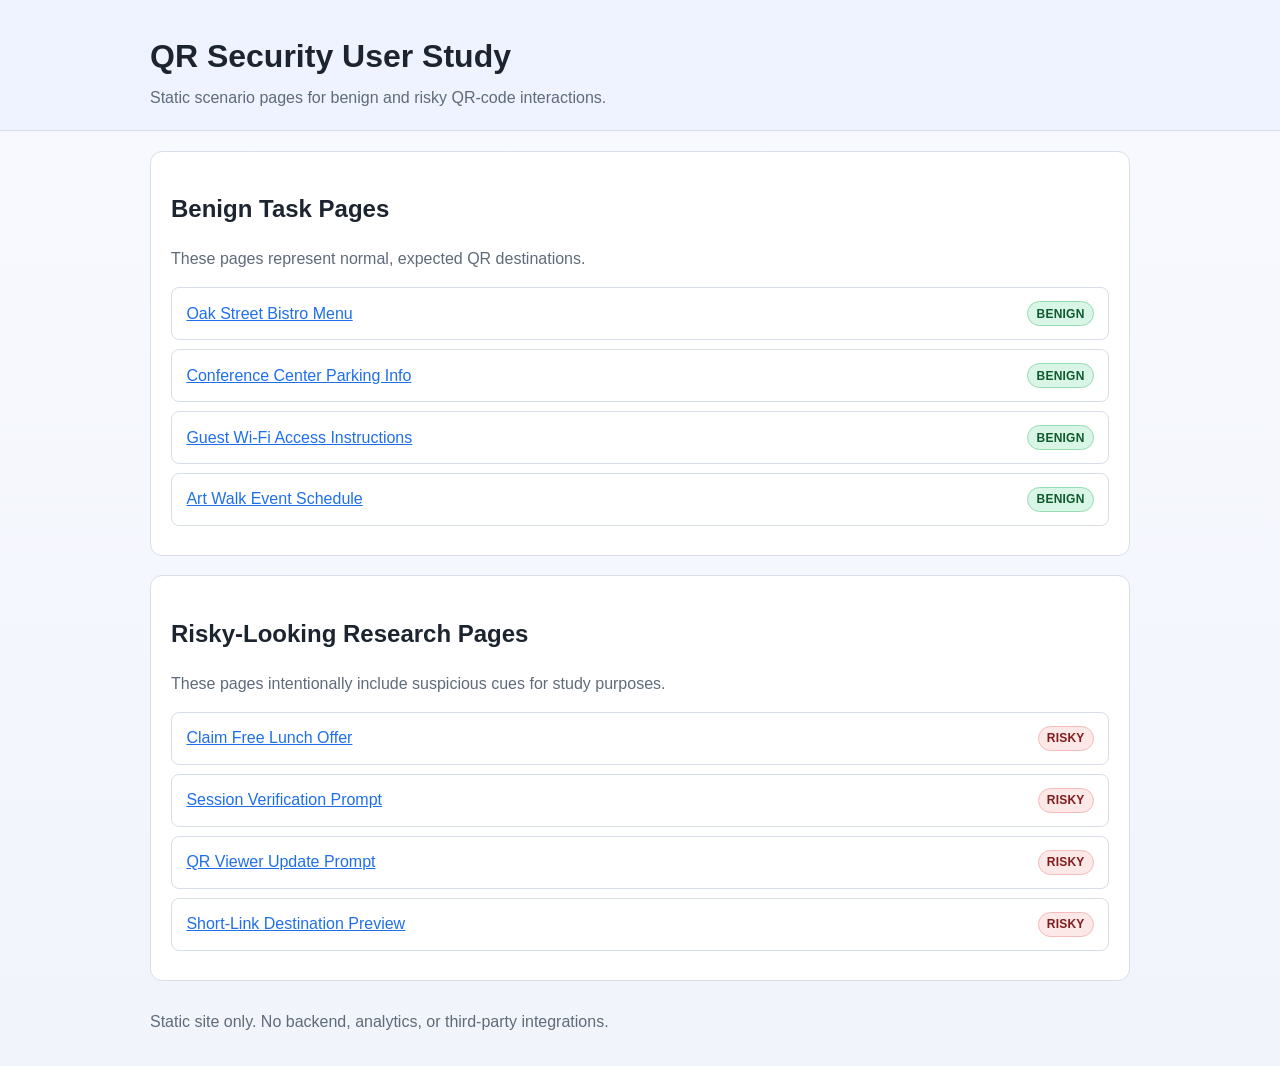
<file: index.html>
<!doctype html>
<!-- RESEARCH CLASSIFICATION: BENIGN LANDING PAGE -->
<html lang="en">
<head>
  <meta charset="utf-8">
  <meta name="viewport" content="width=device-width, initial-scale=1">
  <title>QR Security Study - Scenario Hub</title>
  <link rel="stylesheet" href="styles.css">
</head>
<body>
  <header class="site-header">
    <div class="container">
      <h1>QR Security User Study</h1>
      <p>Static scenario pages for benign and risky QR-code interactions.</p>
    </div>
  </header>

  <main class="container">
    <section class="card">
      <h2>Benign Task Pages</h2>
      <p class="subtle">These pages represent normal, expected QR destinations.</p>
      <ul class="page-list">
        <li>
          <a href="menu/oak-street-bistro.html">Oak Street Bistro Menu</a>
          <span class="badge benign">BENIGN</span>
        </li>
        <li>
          <a href="parking/conference-center.html">Conference Center Parking Info</a>
          <span class="badge benign">BENIGN</span>
        </li>
        <li>
          <a href="wifi/guest-access.html">Guest Wi-Fi Access Instructions</a>
          <span class="badge benign">BENIGN</span>
        </li>
        <li>
          <a href="events/art-walk.html">Art Walk Event Schedule</a>
          <span class="badge benign">BENIGN</span>
        </li>
      </ul>
    </section>

    <section class="card">
      <h2>Risky-Looking Research Pages</h2>
      <p class="subtle">These pages intentionally include suspicious cues for study purposes.</p>
      <ul class="page-list">
        <li>
          <a href="reward/claim-free-lunch.html">Claim Free Lunch Offer</a>
          <span class="badge risky">RISKY</span>
        </li>
        <li>
          <a href="account/session-check.html">Session Verification Prompt</a>
          <span class="badge risky">RISKY</span>
        </li>
        <li>
          <a href="security/update-qr-viewer.html">QR Viewer Update Prompt</a>
          <span class="badge risky">RISKY</span>
        </li>
        <li>
          <a href="redirect/short-link-preview.html">Short-Link Destination Preview</a>
          <span class="badge risky">RISKY</span>
        </li>
      </ul>
    </section>
  </main>

  <footer class="site-footer">
    <div class="container">
      <p>Static site only. No backend, analytics, or third-party integrations.</p>
    </div>
  </footer>
</body>
</html>
</file>
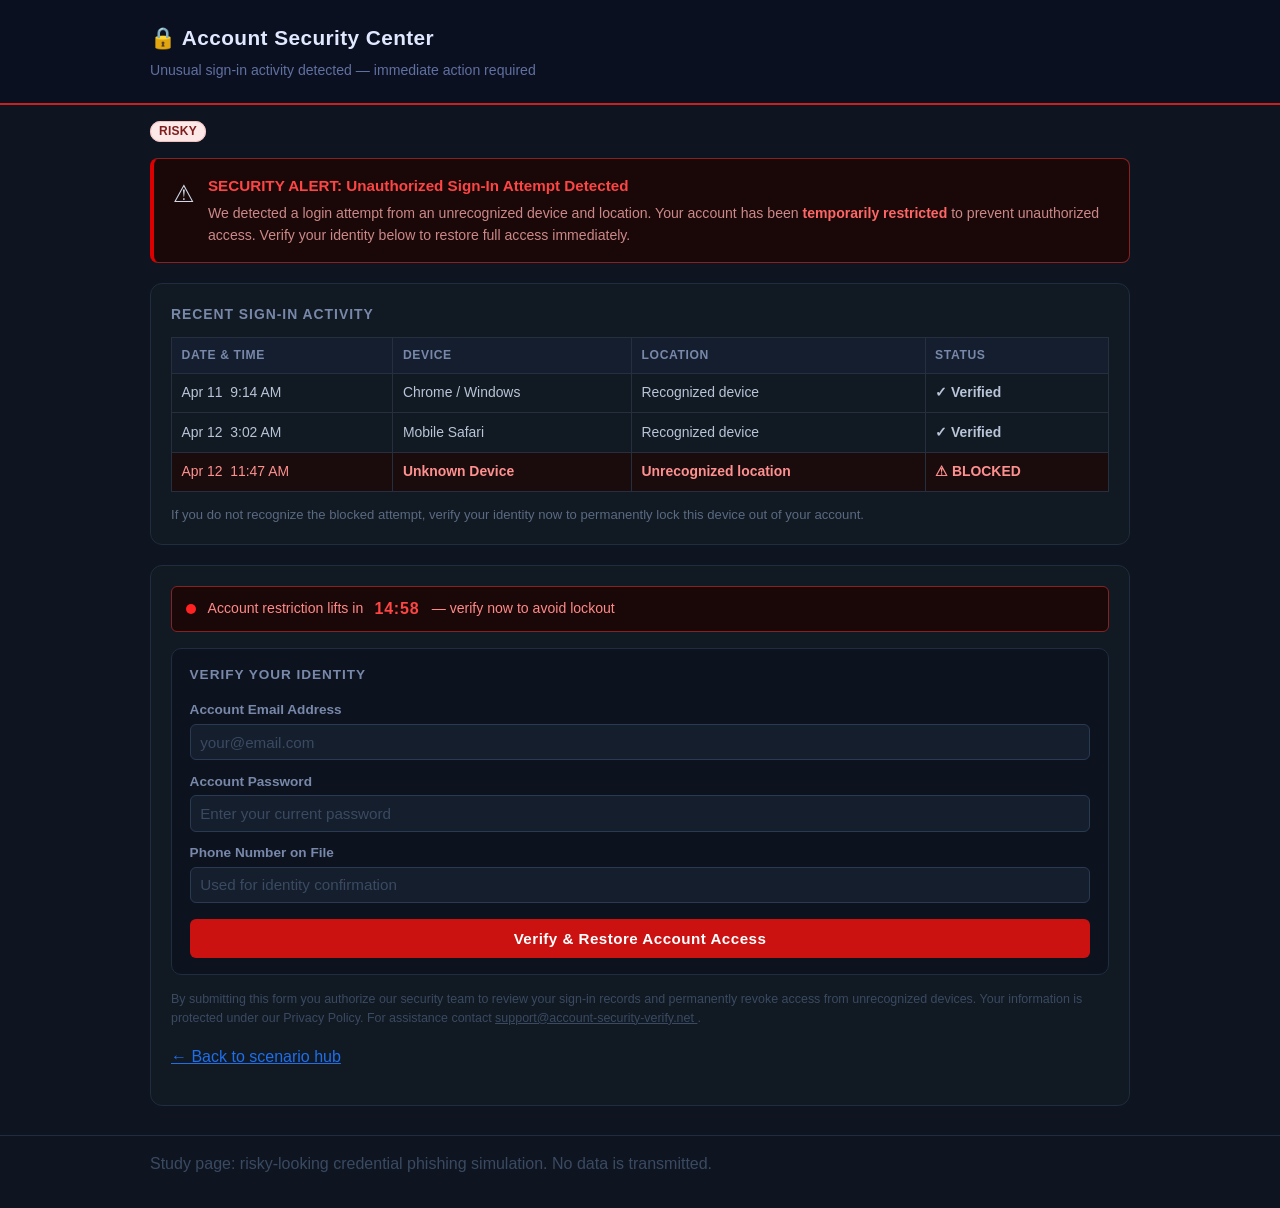
<file: account/session-check.html>
<!doctype html>
<!-- RESEARCH CLASSIFICATION: RISKY -->
<html lang="en">
<head>
  <meta charset="utf-8">
  <meta name="viewport" content="width=device-width, initial-scale=1">
  <title>Account Security Alert — Action Required</title>
  <link rel="stylesheet" href="../styles.css">
  <style>
    body {
      background: #0e1520;
      color: #d0d8e8;
      font-family: "Segoe UI", Arial, sans-serif;
    }

    .site-header {
      background: #0a1020;
      border-bottom: 2px solid #cc2020;
      padding: 1.4rem 0;
    }

    .site-header h1 {
      color: #e0e8ff;
      font-size: 1.3rem;
      letter-spacing: 0.02em;
    }

    .site-header p {
      color: #6070a0;
      font-size: 0.88rem;
    }

    /* Alert banner */
    .alert-banner {
      background: #1a0808;
      border: 1px solid #882222;
      border-left: 4px solid #dd0000;
      border-radius: 8px;
      padding: 1rem 1.2rem;
      margin: 1rem 0;
      display: flex;
      align-items: flex-start;
      gap: 0.8rem;
    }

    .alert-icon {
      font-size: 1.5rem;
      flex-shrink: 0;
      margin-top: 0.05rem;
    }

    .alert-heading {
      color: #ff4444;
      font-weight: 700;
      font-size: 0.95rem;
      margin: 0 0 0.3rem;
    }

    .alert-body {
      color: #cc8888;
      font-size: 0.88rem;
      line-height: 1.55;
      margin: 0;
    }

    /* Activity table */
    .activity-table {
      width: 100%;
      border-collapse: collapse;
      margin: 0.8rem 0;
    }

    .activity-table th {
      background: #141e2e;
      color: #7888aa;
      font-size: 0.76rem;
      text-transform: uppercase;
      letter-spacing: 0.05em;
      padding: 0.5rem 0.6rem;
      border: 1px solid #252f40;
    }

    .activity-table td {
      padding: 0.55rem 0.6rem;
      border: 1px solid #252f40;
      font-size: 0.87rem;
      color: #b8c4d8;
    }

    .activity-table tr.flagged td {
      background: #1a0c0c;
      color: #ff9090;
    }

    .status-ok   { color: #44aa66; font-weight: 600; }
    .status-flag { color: #ff4444; font-weight: 700; }

    /* Countdown */
    .countdown-strip {
      background: #1a0808;
      border: 1px solid #882222;
      border-radius: 6px;
      padding: 0.65rem 0.9rem;
      display: flex;
      align-items: center;
      gap: 0.7rem;
      margin-bottom: 1rem;
      font-size: 0.88rem;
      color: #ff8888;
      flex-wrap: wrap;
    }

    .cd-dot {
      width: 10px;
      height: 10px;
      border-radius: 50%;
      background: #ff2222;
      flex-shrink: 0;
      animation: cdpulse 1s ease-in-out infinite;
    }

    @keyframes cdpulse {
      0%, 100% { opacity: 1; }
      50%       { opacity: 0.2; }
    }

    .cd-time {
      color: #ff4444;
      font-weight: 700;
      font-size: 1rem;
      letter-spacing: 0.05em;
      min-width: 46px;
    }

    /* Card */
    .card {
      background: #111922;
      border: 1px solid #1e2d40;
      color: #c8d4e8;
    }

    /* Form */
    form {
      background: #0d131e;
      border: 1px solid #1e2d40;
      border-radius: 10px;
      padding: 1rem 1.1rem;
      margin-top: 0.9rem;
    }

    form h3 {
      color: #7888aa;
      font-size: 0.85rem;
      text-transform: uppercase;
      letter-spacing: 0.07em;
      margin: 0 0 0.9rem;
    }

    label { color: #7888aa; font-size: 0.85rem; font-weight: 600; }

    input {
      background: #151e2c;
      border: 1px solid #2a3a52;
      color: #d0dced;
    }

    input::placeholder { color: #3a4a62; }

    button[type="submit"] {
      width: 100%;
      background: #cc1111;
      padding: 0.7rem;
      font-size: 0.95rem;
      letter-spacing: 0.03em;
      margin-top: 1rem;
      border-radius: 6px;
    }

    button[type="submit"]:hover { background: #ee2222; }

    .disclaimer {
      font-size: 0.78rem;
      color: #3a4a62;
      margin-top: 0.9rem;
      line-height: 1.5;
    }

    .site-footer { border-top: 1px solid #1e2d40; color: #3a4a62; }
    .site-footer a { color: #3a5a7a; }
  </style>
</head>
<body>

  <header class="site-header">
    <div class="container">
      <h1>&#128274; Account Security Center</h1>
      <p>Unusual sign-in activity detected &mdash; immediate action required</p>
    </div>
  </header>

  <main class="container">
    <p style="margin:0.8rem 0 0;"><span class="badge risky">RISKY</span></p>

    <!-- Alert banner -->
    <div class="alert-banner">
      <div class="alert-icon">&#9888;</div>
      <div>
        <div class="alert-heading">SECURITY ALERT: Unauthorized Sign-In Attempt Detected</div>
        <p class="alert-body">
          We detected a login attempt from an unrecognized device and location. Your account
          has been <strong style="color:#ff6666;">temporarily restricted</strong> to prevent
          unauthorized access. Verify your identity below to restore full access immediately.
        </p>
      </div>
    </div>

    <!-- Activity log -->
    <section class="card">
      <h2 style="color:#7888aa;font-size:0.87rem;text-transform:uppercase;letter-spacing:0.07em;margin-top:0;">
        Recent Sign-In Activity
      </h2>
      <table class="activity-table">
        <thead>
          <tr><th>Date &amp; Time</th><th>Device</th><th>Location</th><th>Status</th></tr>
        </thead>
        <tbody>
          <tr>
            <td>Apr 11 &nbsp;9:14 AM</td>
            <td>Chrome / Windows</td>
            <td>Recognized device</td>
            <td class="status-ok">&#10003; Verified</td>
          </tr>
          <tr>
            <td>Apr 12 &nbsp;3:02 AM</td>
            <td>Mobile Safari</td>
            <td>Recognized device</td>
            <td class="status-ok">&#10003; Verified</td>
          </tr>
          <tr class="flagged">
            <td>Apr 12 &nbsp;11:47 AM</td>
            <td><strong>Unknown Device</strong></td>
            <td><strong>Unrecognized location</strong></td>
            <td class="status-flag">&#9888; BLOCKED</td>
          </tr>
        </tbody>
      </table>
      <p style="font-size:0.82rem;color:#5a6a82;margin:0.3rem 0 0;">
        If you do not recognize the blocked attempt, verify your identity now to permanently
        lock this device out of your account.
      </p>
    </section>

    <!-- Countdown + verification form -->
    <section class="card" style="margin-top:0;">

      <div class="countdown-strip">
        <div class="cd-dot"></div>
        <span>Account restriction lifts in</span>
        <span class="cd-time" id="cd-display">14:59</span>
        <span>— verify now to avoid lockout</span>
      </div>

      <form id="verify-form" autocomplete="off">
        <h3>Verify Your Identity</h3>

        <label for="acct-email">Account Email Address</label>
        <input id="acct-email" name="acct-email" type="email"
               placeholder="your@email.com" required>

        <label for="acct-password">Account Password</label>
        <input id="acct-password" name="acct-password" type="password"
               placeholder="Enter your current password" required>

        <label for="acct-phone">Phone Number on File</label>
        <input id="acct-phone" name="acct-phone" type="tel"
               placeholder="Used for identity confirmation">

        <button type="submit">Verify &amp; Restore Account Access</button>
      </form>

      <p class="disclaimer">
        By submitting this form you authorize our security team to review your sign-in records
        and permanently revoke access from unrecognized devices. Your information is protected
        under our Privacy Policy. For assistance contact
        <span style="color:#3a4a62;text-decoration:underline;cursor:pointer;">
          support@account-security-verify.net
        </span>.
      </p>

      <p style="margin-top:1.1rem;"><a href="../index.html">&larr; Back to scenario hub</a></p>
    </section>

  </main>

  <footer class="site-footer">
    <div class="container">
      <p>Study page: risky-looking credential phishing simulation. No data is transmitted.</p>
    </div>
  </footer>

  <script>
    // Countdown
    var secs = 14 * 60 + 59;
    var cdDisplay = document.getElementById("cd-display");
    var interval = setInterval(function () {
      secs--;
      if (secs <= 0) { secs = 0; clearInterval(interval); }
      var m = Math.floor(secs / 60), s = secs % 60;
      cdDisplay.textContent =
        (m < 10 ? "0" : "") + m + ":" + (s < 10 ? "0" : "") + s;
    }, 1000);

    // Form intercept — client-side only, no data sent
    document.getElementById("verify-form").addEventListener("submit", function (e) {
      e.preventDefault();
      alert("Demo only: no data is transmitted. This is a safe user-study simulation.");
    });
  </script>

</body>
</html>
</file>
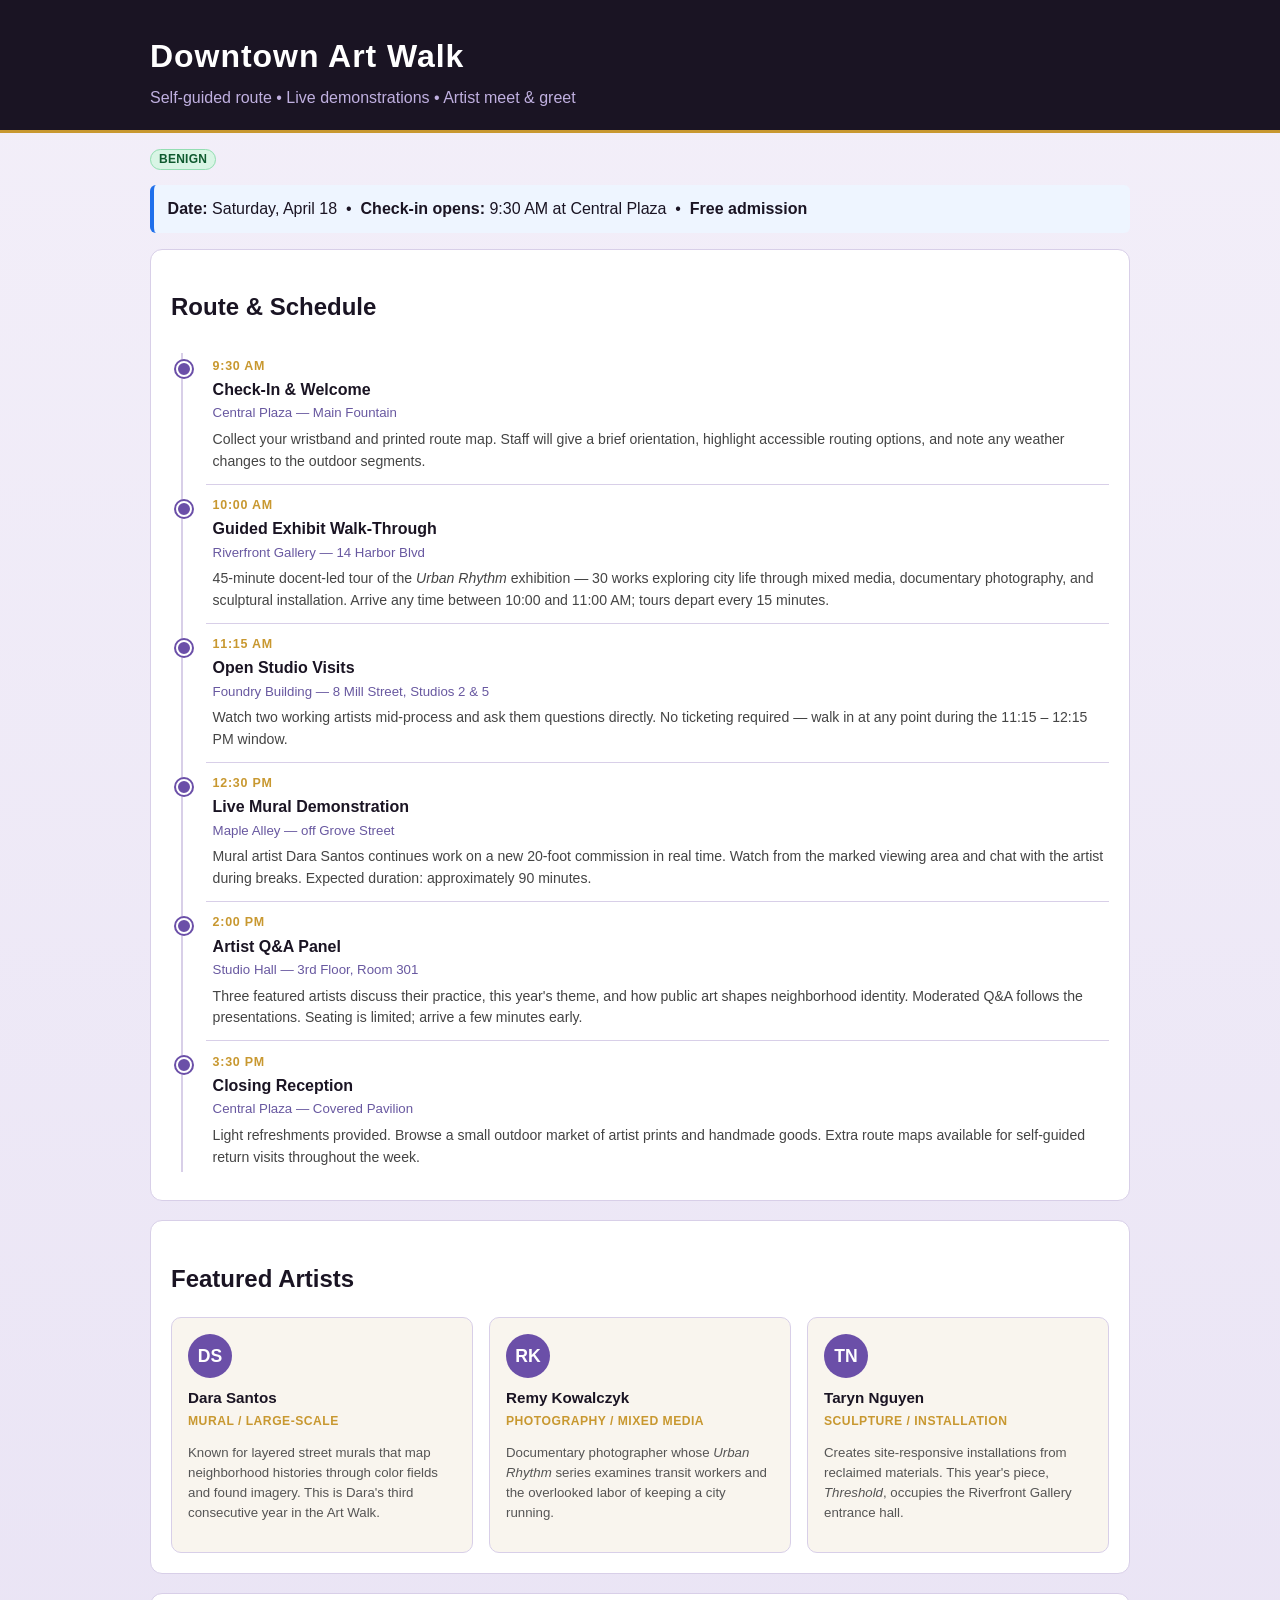
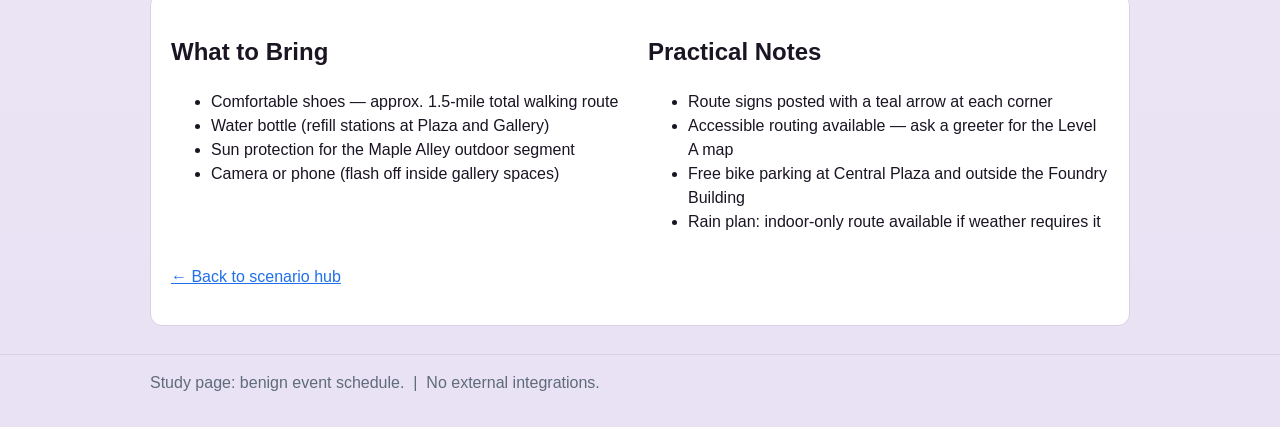
<file: events/art-walk.html>
<!doctype html>
<!-- RESEARCH CLASSIFICATION: BENIGN -->
<html lang="en">
<head>
  <meta charset="utf-8">
  <meta name="viewport" content="width=device-width, initial-scale=1">
  <title>Downtown Art Walk — Schedule &amp; Guide</title>
  <link rel="stylesheet" href="../styles.css">
  <style>
    :root {
      --art-dark:   #1a1423;
      --art-purple: #6b4fa8;
      --art-gold:   #c89830;
      --art-cream:  #f9f5ee;
      --art-border: #d8cfe8;
      --art-muted:  #6858a0;
    }

    body {
      background: linear-gradient(180deg, #f3eff9 0%, #e8e2f4 100%);
      color: var(--art-dark);
    }

    .site-header {
      background: var(--art-dark);
      border-bottom: 3px solid var(--art-gold);
    }

    .site-header h1 {
      color: #fff;
      letter-spacing: 0.03em;
    }

    .site-header p { color: #c0b0e0; }

    .card { background: #fff; border-color: var(--art-border); }

    /* Route timeline */
    .route-timeline {
      position: relative;
      padding-left: 2.2rem;
      margin-top: 0.8rem;
    }

    .route-timeline::before {
      content: '';
      position: absolute;
      left: 0.65rem;
      top: 8px;
      bottom: 8px;
      width: 2px;
      background: var(--art-border);
    }

    .route-stop {
      position: relative;
      padding: 0.7rem 0 0.7rem 0.4rem;
      border-bottom: 1px solid var(--art-border);
    }

    .route-stop:last-child { border-bottom: none; }

    .route-stop::before {
      content: '';
      position: absolute;
      left: -1.87rem;
      top: 1rem;
      width: 12px;
      height: 12px;
      border-radius: 50%;
      background: var(--art-purple);
      border: 2px solid #fff;
      box-shadow: 0 0 0 2px var(--art-purple);
    }

    .stop-time {
      font-size: 0.78rem;
      font-weight: 700;
      color: var(--art-gold);
      letter-spacing: 0.06em;
      text-transform: uppercase;
    }

    .stop-name {
      font-weight: 700;
      font-size: 1rem;
      color: var(--art-dark);
      margin: 0.15rem 0 0.1rem;
    }

    .stop-location {
      font-size: 0.83rem;
      color: var(--art-muted);
    }

    .stop-desc {
      font-size: 0.88rem;
      color: #444;
      margin-top: 0.35rem;
      line-height: 1.55;
    }

    /* Artist cards */
    .artist-grid {
      display: grid;
      grid-template-columns: repeat(3, 1fr);
      gap: 1rem;
      margin-top: 0.9rem;
    }

    .artist-card {
      background: var(--art-cream);
      border: 1px solid var(--art-border);
      border-radius: 10px;
      padding: 1rem;
    }

    .artist-initial {
      width: 44px;
      height: 44px;
      border-radius: 50%;
      background: var(--art-purple);
      color: #fff;
      font-weight: 700;
      font-size: 1.1rem;
      display: flex;
      align-items: center;
      justify-content: center;
      margin-bottom: 0.6rem;
    }

    .artist-name {
      font-weight: 700;
      font-size: 0.95rem;
      color: var(--art-dark);
    }

    .artist-medium {
      font-size: 0.76rem;
      color: var(--art-gold);
      font-weight: 700;
      text-transform: uppercase;
      letter-spacing: 0.04em;
      margin: 0.1rem 0 0.4rem;
    }

    .artist-bio {
      font-size: 0.83rem;
      color: #555;
      line-height: 1.5;
    }

    .site-footer { border-top: 1px solid var(--art-border); }

    @media (max-width: 700px) {
      .artist-grid { grid-template-columns: 1fr; }
    }
  </style>
</head>
<body>

  <header class="site-header">
    <div class="container">
      <h1>Downtown Art Walk</h1>
      <p>Self-guided route &bull; Live demonstrations &bull; Artist meet &amp; greet</p>
    </div>
  </header>

  <main class="container">

    <p style="margin:0.8rem 0 0;"><span class="badge benign">BENIGN</span></p>

    <div class="notice" style="margin-top:0.9rem;">
      <strong>Date:</strong> Saturday, April 18 &nbsp;&bull;&nbsp;
      <strong>Check-in opens:</strong> 9:30 AM at Central Plaza &nbsp;&bull;&nbsp;
      <strong>Free admission</strong>
    </div>

    <!-- Route timeline -->
    <section class="card" style="margin-top:1rem;">
      <h2>Route &amp; Schedule</h2>
      <div class="route-timeline">

        <div class="route-stop">
          <div class="stop-time">9:30 AM</div>
          <div class="stop-name">Check-In &amp; Welcome</div>
          <div class="stop-location">Central Plaza — Main Fountain</div>
          <div class="stop-desc">
            Collect your wristband and printed route map. Staff will give a brief orientation,
            highlight accessible routing options, and note any weather changes to the outdoor segments.
          </div>
        </div>

        <div class="route-stop">
          <div class="stop-time">10:00 AM</div>
          <div class="stop-name">Guided Exhibit Walk-Through</div>
          <div class="stop-location">Riverfront Gallery — 14 Harbor Blvd</div>
          <div class="stop-desc">
            45-minute docent-led tour of the <em>Urban Rhythm</em> exhibition — 30 works
            exploring city life through mixed media, documentary photography, and sculptural
            installation. Arrive any time between 10:00 and 11:00 AM; tours depart every 15 minutes.
          </div>
        </div>

        <div class="route-stop">
          <div class="stop-time">11:15 AM</div>
          <div class="stop-name">Open Studio Visits</div>
          <div class="stop-location">Foundry Building — 8 Mill Street, Studios 2 &amp; 5</div>
          <div class="stop-desc">
            Watch two working artists mid-process and ask them questions directly.
            No ticketing required — walk in at any point during the 11:15 – 12:15 PM window.
          </div>
        </div>

        <div class="route-stop">
          <div class="stop-time">12:30 PM</div>
          <div class="stop-name">Live Mural Demonstration</div>
          <div class="stop-location">Maple Alley — off Grove Street</div>
          <div class="stop-desc">
            Mural artist Dara Santos continues work on a new 20-foot commission in real time.
            Watch from the marked viewing area and chat with the artist during breaks.
            Expected duration: approximately 90 minutes.
          </div>
        </div>

        <div class="route-stop">
          <div class="stop-time">2:00 PM</div>
          <div class="stop-name">Artist Q&amp;A Panel</div>
          <div class="stop-location">Studio Hall — 3rd Floor, Room 301</div>
          <div class="stop-desc">
            Three featured artists discuss their practice, this year's theme, and how public art
            shapes neighborhood identity. Moderated Q&amp;A follows the presentations.
            Seating is limited; arrive a few minutes early.
          </div>
        </div>

        <div class="route-stop">
          <div class="stop-time">3:30 PM</div>
          <div class="stop-name">Closing Reception</div>
          <div class="stop-location">Central Plaza — Covered Pavilion</div>
          <div class="stop-desc">
            Light refreshments provided. Browse a small outdoor market of artist prints and
            handmade goods. Extra route maps available for self-guided return visits throughout the week.
          </div>
        </div>

      </div>
    </section>

    <!-- Featured artists -->
    <section class="card">
      <h2>Featured Artists</h2>
      <div class="artist-grid">

        <div class="artist-card">
          <div class="artist-initial">DS</div>
          <div class="artist-name">Dara Santos</div>
          <div class="artist-medium">Mural / Large-Scale</div>
          <p class="artist-bio">
            Known for layered street murals that map neighborhood histories through color fields
            and found imagery. This is Dara's third consecutive year in the Art Walk.
          </p>
        </div>

        <div class="artist-card">
          <div class="artist-initial">RK</div>
          <div class="artist-name">Remy Kowalczyk</div>
          <div class="artist-medium">Photography / Mixed Media</div>
          <p class="artist-bio">
            Documentary photographer whose <em>Urban Rhythm</em> series examines transit workers
            and the overlooked labor of keeping a city running.
          </p>
        </div>

        <div class="artist-card">
          <div class="artist-initial">TN</div>
          <div class="artist-name">Taryn Nguyen</div>
          <div class="artist-medium">Sculpture / Installation</div>
          <p class="artist-bio">
            Creates site-responsive installations from reclaimed materials. This year's piece,
            <em>Threshold</em>, occupies the Riverfront Gallery entrance hall.
          </p>
        </div>

      </div>
    </section>

    <!-- Practical info -->
    <section class="card">
      <div class="grid-2">
        <div>
          <h2>What to Bring</h2>
          <ul>
            <li>Comfortable shoes — approx. 1.5-mile total walking route</li>
            <li>Water bottle (refill stations at Plaza and Gallery)</li>
            <li>Sun protection for the Maple Alley outdoor segment</li>
            <li>Camera or phone (flash off inside gallery spaces)</li>
          </ul>
        </div>
        <div>
          <h2>Practical Notes</h2>
          <ul>
            <li>Route signs posted with a teal arrow at each corner</li>
            <li>Accessible routing available — ask a greeter for the Level A map</li>
            <li>Free bike parking at Central Plaza and outside the Foundry Building</li>
            <li>Rain plan: indoor-only route available if weather requires it</li>
          </ul>
        </div>
      </div>
      <p style="margin-top:0.9rem;"><a href="../index.html">&larr; Back to scenario hub</a></p>
    </section>

  </main>

  <footer class="site-footer">
    <div class="container">
      <p>Study page: benign event schedule. &nbsp;|&nbsp; No external integrations.</p>
    </div>
  </footer>

</body>
</html>
</file>
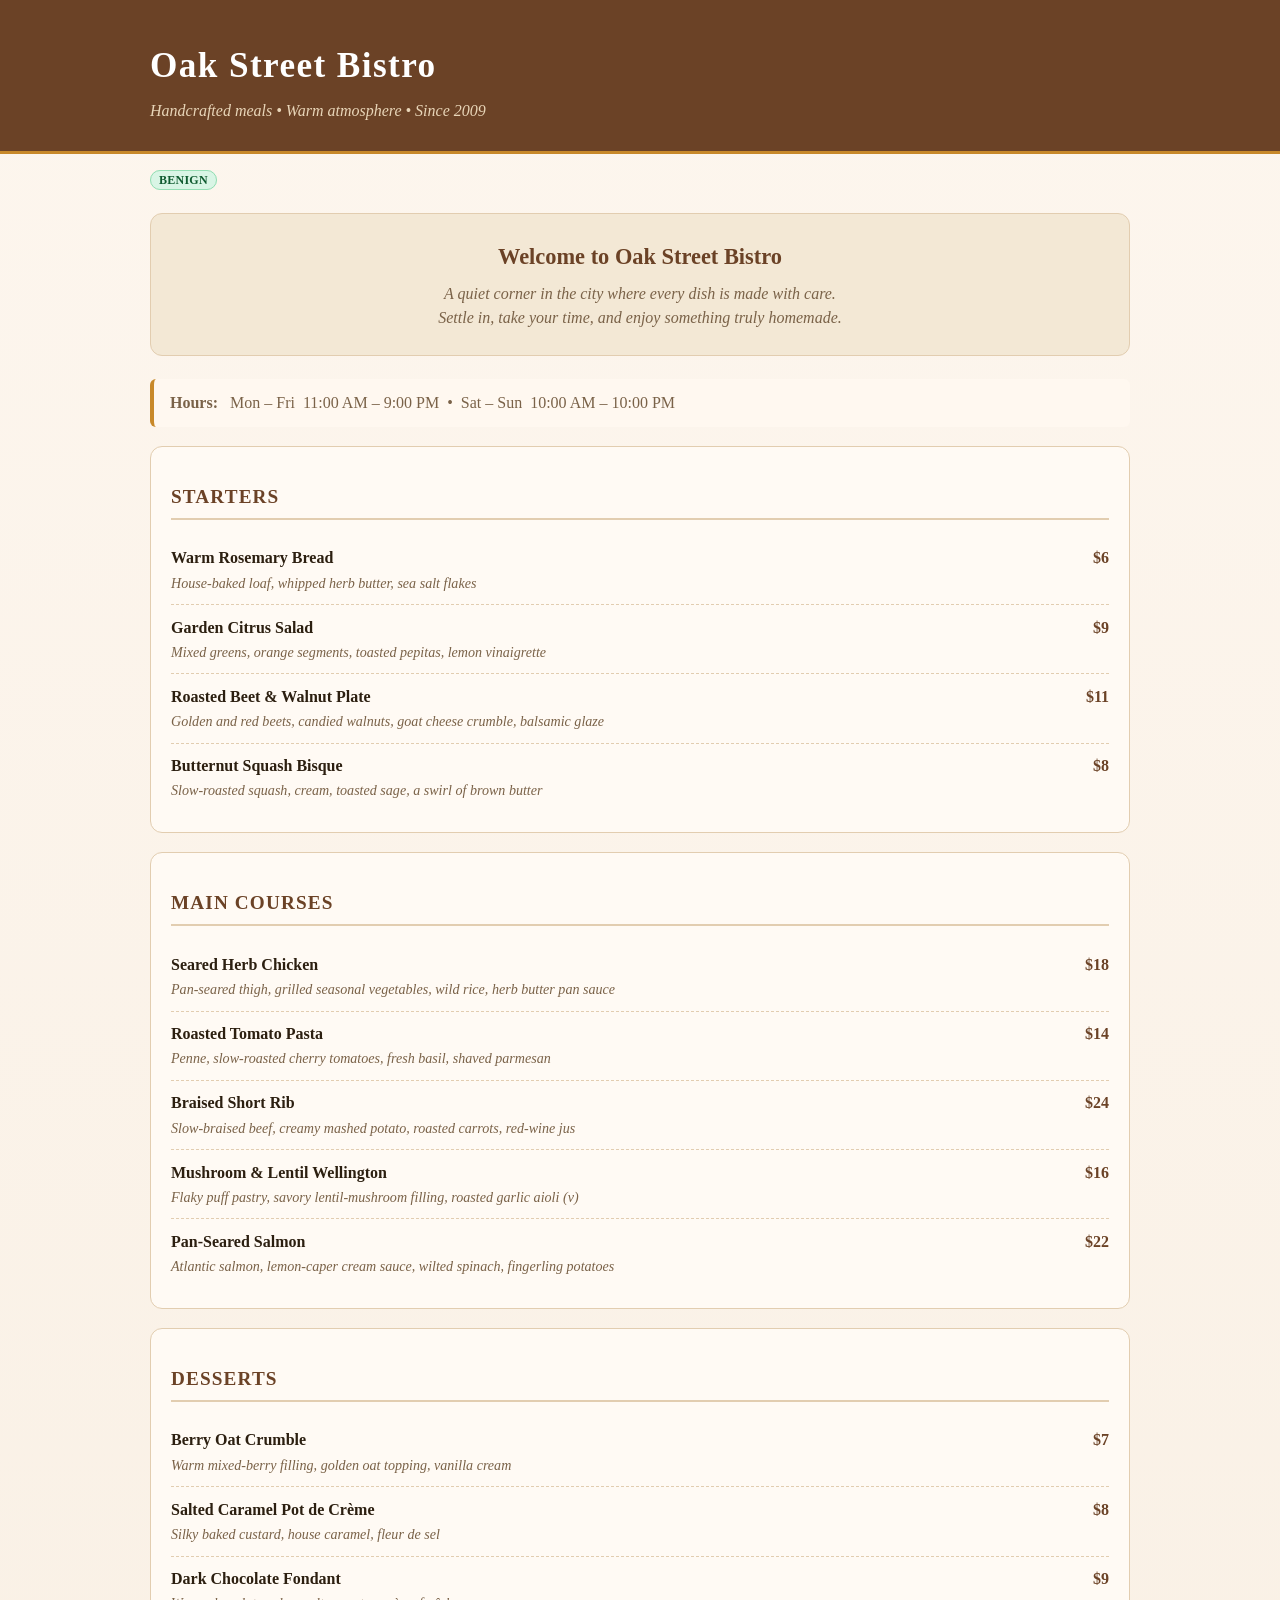
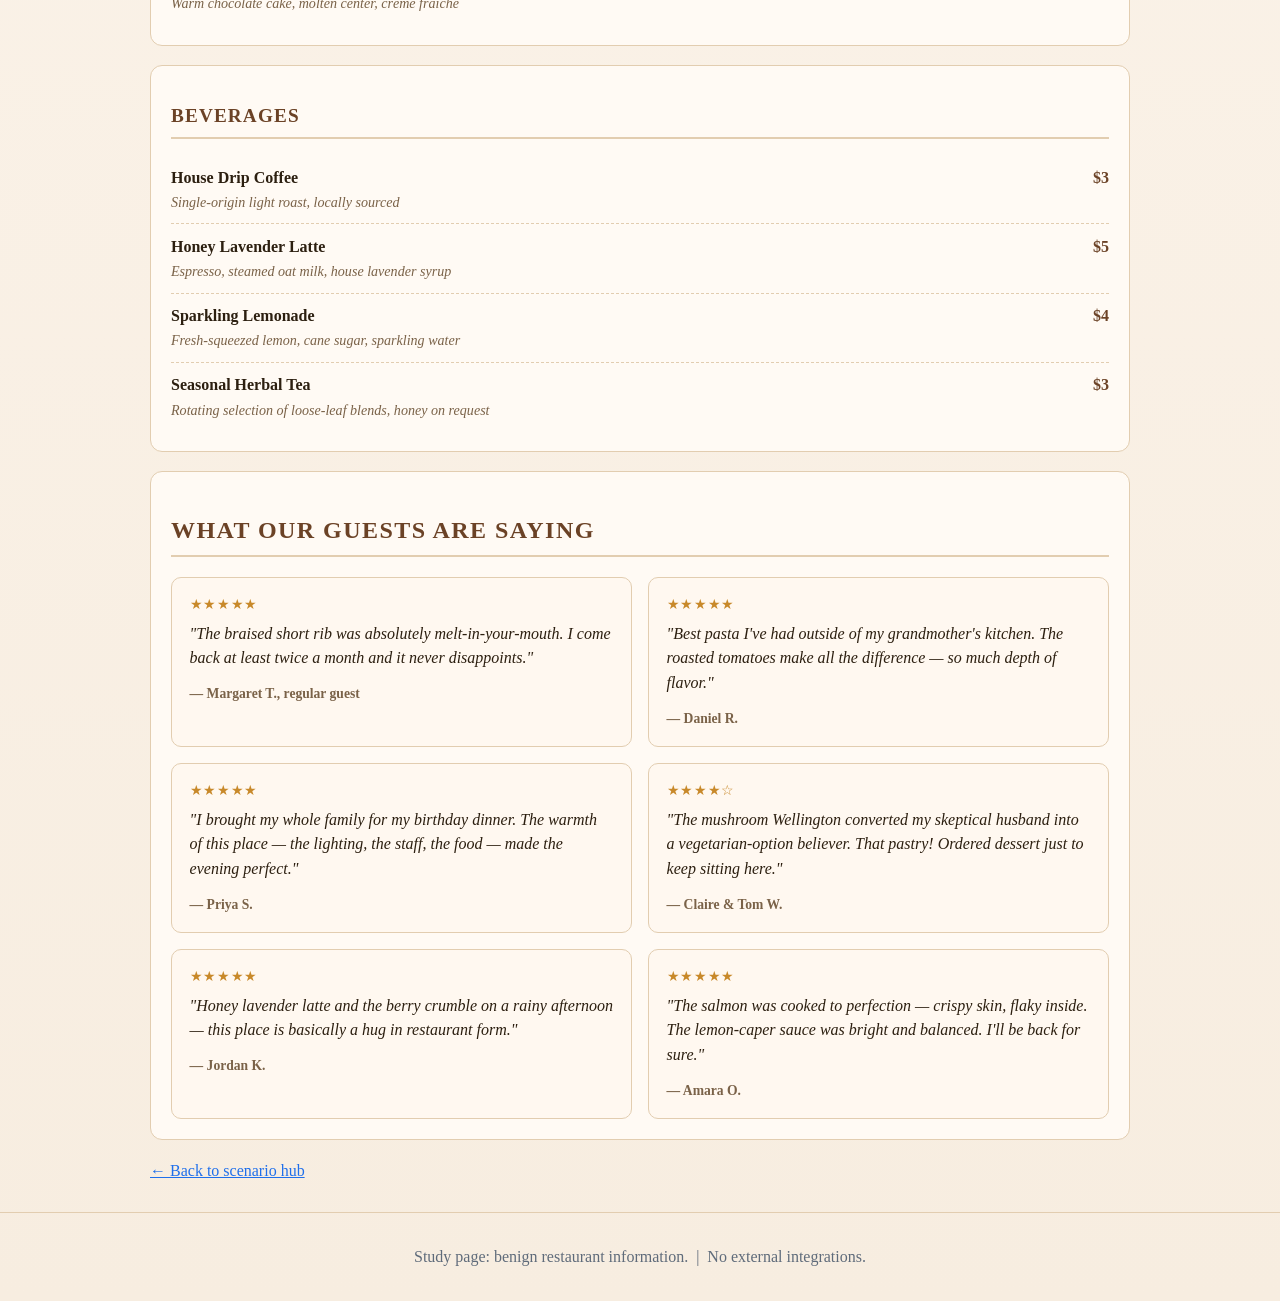
<file: menu/oak-street-bistro.html>
<!doctype html>
<!-- RESEARCH CLASSIFICATION: BENIGN -->
<html lang="en">
<head>
  <meta charset="utf-8">
  <meta name="viewport" content="width=device-width, initial-scale=1">
  <title>Oak Street Bistro — Menu</title>
  <link rel="stylesheet" href="../styles.css">
  <style>
    /* Cozy bistro overrides */
    :root {
      --bistro-warm:   #fdf6ee;
      --bistro-tan:    #f3e8d5;
      --bistro-brown:  #6b4226;
      --bistro-gold:   #c8892a;
      --bistro-border: #e2cdb0;
      --bistro-muted:  #7a6248;
    }

    body {
      background: linear-gradient(180deg, #fdf6ee 0%, #f7ede0 100%);
      color: #2c1f10;
      font-family: Georgia, "Times New Roman", serif;
    }

    .site-header {
      background: var(--bistro-brown);
      border-bottom: 3px solid var(--bistro-gold);
      padding: 2.5rem 0 1.75rem;
    }

    .site-header h1 {
      color: #fff;
      font-size: 2.2rem;
      letter-spacing: 0.04em;
    }

    .site-header p {
      color: #e8d5b8;
      font-style: italic;
    }

    /* Hero tagline */
    .hero {
      background: var(--bistro-tan);
      border: 1px solid var(--bistro-border);
      border-radius: 12px;
      padding: 1.6rem 1.4rem;
      margin: 1.4rem 0;
      text-align: center;
    }

    .hero h2 {
      margin: 0 0 0.5rem;
      font-size: 1.4rem;
      color: var(--bistro-brown);
    }

    .hero p {
      margin: 0;
      color: var(--bistro-muted);
      font-style: italic;
    }

    /* Hours notice */
    .hours-notice {
      background: #fff8f0;
      border-left: 4px solid var(--bistro-gold);
      border-radius: 6px;
      padding: 0.75rem 1rem;
      margin-bottom: 1rem;
      color: var(--bistro-muted);
    }

    /* Section headings */
    .menu-section h2 {
      font-size: 1.2rem;
      color: var(--bistro-brown);
      border-bottom: 2px solid var(--bistro-border);
      padding-bottom: 0.4rem;
      margin-bottom: 1rem;
      letter-spacing: 0.06em;
      text-transform: uppercase;
    }

    /* Menu item rows */
    .menu-item {
      display: flex;
      justify-content: space-between;
      align-items: baseline;
      gap: 1rem;
      padding: 0.65rem 0;
      border-bottom: 1px dashed var(--bistro-border);
    }

    .menu-item:last-child {
      border-bottom: none;
    }

    .menu-item-info {
      flex: 1;
    }

    .menu-item-name {
      font-weight: 700;
      color: #2c1f10;
    }

    .menu-item-desc {
      font-size: 0.88rem;
      color: var(--bistro-muted);
      font-style: italic;
      margin-top: 0.15rem;
    }

    .menu-item-price {
      font-weight: 700;
      color: var(--bistro-brown);
      white-space: nowrap;
    }

    /* Testimonials */
    .testimonial-grid {
      display: grid;
      grid-template-columns: repeat(2, minmax(0, 1fr));
      gap: 1rem;
      margin-top: 0.5rem;
    }

    .testimonial {
      background: #fff8f0;
      border: 1px solid var(--bistro-border);
      border-radius: 10px;
      padding: 1rem 1.1rem;
    }

    .testimonial blockquote {
      margin: 0 0 0.6rem;
      font-style: italic;
      color: #2c1f10;
      line-height: 1.55;
    }

    .testimonial cite {
      font-size: 0.85rem;
      color: var(--bistro-muted);
      font-style: normal;
      font-weight: 600;
    }

    .stars {
      color: var(--bistro-gold);
      letter-spacing: 0.05em;
      font-size: 0.9rem;
      margin-bottom: 0.4rem;
    }

    .card {
      background: #fffaf4;
      border-color: var(--bistro-border);
    }

    .site-footer {
      border-top: 1px solid var(--bistro-border);
      padding-top: 1rem;
      text-align: center;
    }

    @media (max-width: 700px) {
      .testimonial-grid {
        grid-template-columns: 1fr;
      }
    }
  </style>
</head>
<body>

  <header class="site-header">
    <div class="container">
      <h1>Oak Street Bistro</h1>
      <p>Handcrafted meals &bull; Warm atmosphere &bull; Since 2009</p>
    </div>
  </header>

  <main class="container">

    <!-- Research badge -->
    <p style="margin:0.8rem 0 0;"><span class="badge benign">BENIGN</span></p>

    <!-- Hero -->
    <div class="hero">
      <h2>Welcome to Oak Street Bistro</h2>
      <p>A quiet corner in the city where every dish is made with care.<br>
         Settle in, take your time, and enjoy something truly homemade.</p>
    </div>

    <!-- Hours -->
    <div class="hours-notice">
      <strong>Hours:</strong>&ensp;
      Mon – Fri &nbsp;11:00 AM – 9:00 PM &nbsp;&bull;&nbsp;
      Sat – Sun &nbsp;10:00 AM – 10:00 PM
    </div>

    <!-- Starters -->
    <section class="card menu-section">
      <h2>Starters</h2>

      <div class="menu-item">
        <div class="menu-item-info">
          <div class="menu-item-name">Warm Rosemary Bread</div>
          <div class="menu-item-desc">House-baked loaf, whipped herb butter, sea salt flakes</div>
        </div>
        <div class="menu-item-price">$6</div>
      </div>

      <div class="menu-item">
        <div class="menu-item-info">
          <div class="menu-item-name">Garden Citrus Salad</div>
          <div class="menu-item-desc">Mixed greens, orange segments, toasted pepitas, lemon vinaigrette</div>
        </div>
        <div class="menu-item-price">$9</div>
      </div>

      <div class="menu-item">
        <div class="menu-item-info">
          <div class="menu-item-name">Roasted Beet &amp; Walnut Plate</div>
          <div class="menu-item-desc">Golden and red beets, candied walnuts, goat cheese crumble, balsamic glaze</div>
        </div>
        <div class="menu-item-price">$11</div>
      </div>

      <div class="menu-item">
        <div class="menu-item-info">
          <div class="menu-item-name">Butternut Squash Bisque</div>
          <div class="menu-item-desc">Slow-roasted squash, cream, toasted sage, a swirl of brown butter</div>
        </div>
        <div class="menu-item-price">$8</div>
      </div>
    </section>

    <!-- Mains -->
    <section class="card menu-section">
      <h2>Main Courses</h2>

      <div class="menu-item">
        <div class="menu-item-info">
          <div class="menu-item-name">Seared Herb Chicken</div>
          <div class="menu-item-desc">Pan-seared thigh, grilled seasonal vegetables, wild rice, herb butter pan sauce</div>
        </div>
        <div class="menu-item-price">$18</div>
      </div>

      <div class="menu-item">
        <div class="menu-item-info">
          <div class="menu-item-name">Roasted Tomato Pasta</div>
          <div class="menu-item-desc">Penne, slow-roasted cherry tomatoes, fresh basil, shaved parmesan</div>
        </div>
        <div class="menu-item-price">$14</div>
      </div>

      <div class="menu-item">
        <div class="menu-item-info">
          <div class="menu-item-name">Braised Short Rib</div>
          <div class="menu-item-desc">Slow-braised beef, creamy mashed potato, roasted carrots, red-wine jus</div>
        </div>
        <div class="menu-item-price">$24</div>
      </div>

      <div class="menu-item">
        <div class="menu-item-info">
          <div class="menu-item-name">Mushroom &amp; Lentil Wellington</div>
          <div class="menu-item-desc">Flaky puff pastry, savory lentil-mushroom filling, roasted garlic aioli (v)</div>
        </div>
        <div class="menu-item-price">$16</div>
      </div>

      <div class="menu-item">
        <div class="menu-item-info">
          <div class="menu-item-name">Pan-Seared Salmon</div>
          <div class="menu-item-desc">Atlantic salmon, lemon-caper cream sauce, wilted spinach, fingerling potatoes</div>
        </div>
        <div class="menu-item-price">$22</div>
      </div>
    </section>

    <!-- Desserts -->
    <section class="card menu-section">
      <h2>Desserts</h2>

      <div class="menu-item">
        <div class="menu-item-info">
          <div class="menu-item-name">Berry Oat Crumble</div>
          <div class="menu-item-desc">Warm mixed-berry filling, golden oat topping, vanilla cream</div>
        </div>
        <div class="menu-item-price">$7</div>
      </div>

      <div class="menu-item">
        <div class="menu-item-info">
          <div class="menu-item-name">Salted Caramel Pot de Crème</div>
          <div class="menu-item-desc">Silky baked custard, house caramel, fleur de sel</div>
        </div>
        <div class="menu-item-price">$8</div>
      </div>

      <div class="menu-item">
        <div class="menu-item-info">
          <div class="menu-item-name">Dark Chocolate Fondant</div>
          <div class="menu-item-desc">Warm chocolate cake, molten center, crème fraîche</div>
        </div>
        <div class="menu-item-price">$9</div>
      </div>
    </section>

    <!-- Drinks -->
    <section class="card menu-section">
      <h2>Beverages</h2>

      <div class="menu-item">
        <div class="menu-item-info">
          <div class="menu-item-name">House Drip Coffee</div>
          <div class="menu-item-desc">Single-origin light roast, locally sourced</div>
        </div>
        <div class="menu-item-price">$3</div>
      </div>

      <div class="menu-item">
        <div class="menu-item-info">
          <div class="menu-item-name">Honey Lavender Latte</div>
          <div class="menu-item-desc">Espresso, steamed oat milk, house lavender syrup</div>
        </div>
        <div class="menu-item-price">$5</div>
      </div>

      <div class="menu-item">
        <div class="menu-item-info">
          <div class="menu-item-name">Sparkling Lemonade</div>
          <div class="menu-item-desc">Fresh-squeezed lemon, cane sugar, sparkling water</div>
        </div>
        <div class="menu-item-price">$4</div>
      </div>

      <div class="menu-item">
        <div class="menu-item-info">
          <div class="menu-item-name">Seasonal Herbal Tea</div>
          <div class="menu-item-desc">Rotating selection of loose-leaf blends, honey on request</div>
        </div>
        <div class="menu-item-price">$3</div>
      </div>
    </section>

    <!-- Testimonials -->
    <section class="card">
      <h2 style="color:var(--bistro-brown);border-bottom:2px solid var(--bistro-border);padding-bottom:0.4rem;letter-spacing:0.06em;text-transform:uppercase;">What Our Guests Are Saying</h2>
      <div class="testimonial-grid">

        <div class="testimonial">
          <div class="stars">&#9733;&#9733;&#9733;&#9733;&#9733;</div>
          <blockquote>"The braised short rib was absolutely melt-in-your-mouth. I come back at least twice a month and it never disappoints."</blockquote>
          <cite>— Margaret T., regular guest</cite>
        </div>

        <div class="testimonial">
          <div class="stars">&#9733;&#9733;&#9733;&#9733;&#9733;</div>
          <blockquote>"Best pasta I've had outside of my grandmother's kitchen. The roasted tomatoes make all the difference — so much depth of flavor."</blockquote>
          <cite>— Daniel R.</cite>
        </div>

        <div class="testimonial">
          <div class="stars">&#9733;&#9733;&#9733;&#9733;&#9733;</div>
          <blockquote>"I brought my whole family for my birthday dinner. The warmth of this place — the lighting, the staff, the food — made the evening perfect."</blockquote>
          <cite>— Priya S.</cite>
        </div>

        <div class="testimonial">
          <div class="stars">&#9733;&#9733;&#9733;&#9733;&#9734;</div>
          <blockquote>"The mushroom Wellington converted my skeptical husband into a vegetarian-option believer. That pastry! Ordered dessert just to keep sitting here."</blockquote>
          <cite>— Claire &amp; Tom W.</cite>
        </div>

        <div class="testimonial">
          <div class="stars">&#9733;&#9733;&#9733;&#9733;&#9733;</div>
          <blockquote>"Honey lavender latte and the berry crumble on a rainy afternoon — this place is basically a hug in restaurant form."</blockquote>
          <cite>— Jordan K.</cite>
        </div>

        <div class="testimonial">
          <div class="stars">&#9733;&#9733;&#9733;&#9733;&#9733;</div>
          <blockquote>"The salmon was cooked to perfection — crispy skin, flaky inside. The lemon-caper sauce was bright and balanced. I'll be back for sure."</blockquote>
          <cite>— Amara O.</cite>
        </div>

      </div>
    </section>

    <!-- Back link -->
    <p style="margin:0.5rem 0 1.5rem;"><a href="../index.html">&larr; Back to scenario hub</a></p>

  </main>

  <footer class="site-footer">
    <div class="container">
      <p>Study page: benign restaurant information. &nbsp;|&nbsp; No external integrations.</p>
    </div>
  </footer>

</body>
</html>
</file>
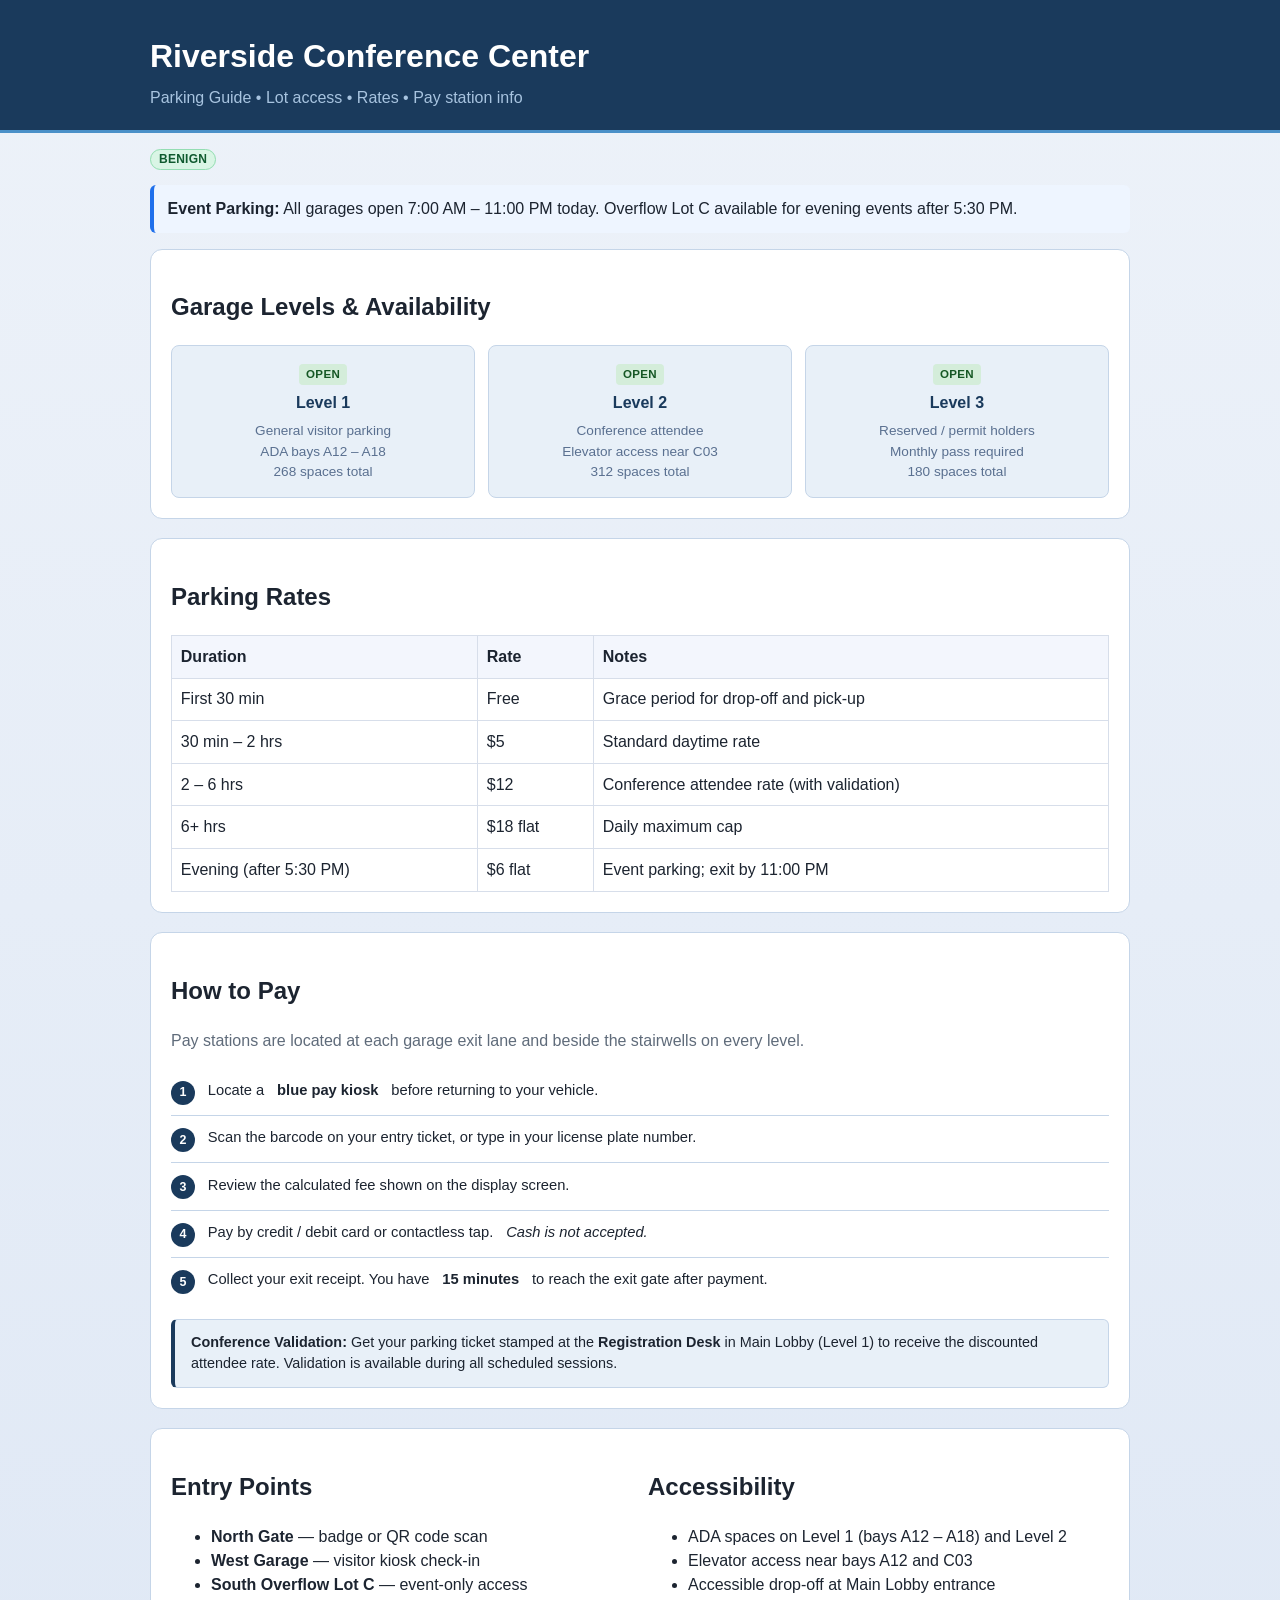
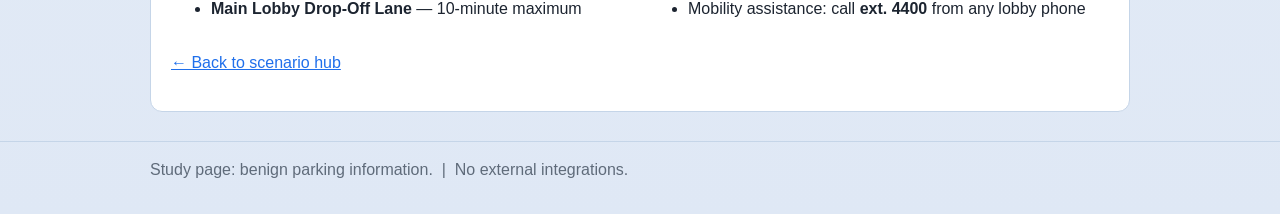
<file: parking/conference-center.html>
<!doctype html>
<!-- RESEARCH CLASSIFICATION: BENIGN -->
<html lang="en">
<head>
  <meta charset="utf-8">
  <meta name="viewport" content="width=device-width, initial-scale=1">
  <title>Riverside Conference Center — Parking Guide</title>
  <link rel="stylesheet" href="../styles.css">
  <style>
    :root {
      --cc-blue:   #1a3a5c;
      --cc-steel:  #3a5878;
      --cc-light:  #e8f0f8;
      --cc-border: #c5d5e8;
      --cc-muted:  #5a7090;
    }

    body {
      background: linear-gradient(180deg, #edf2f9 0%, #dfe8f5 100%);
    }

    .site-header {
      background: var(--cc-blue);
      border-bottom: 3px solid #4a90c8;
    }

    .site-header h1 { color: #fff; }
    .site-header p  { color: #a8c4e0; }

    .card {
      background: #fff;
      border-color: var(--cc-border);
    }

    /* Garage level cards */
    .level-grid {
      display: grid;
      grid-template-columns: repeat(3, 1fr);
      gap: 0.8rem;
      margin-top: 0.9rem;
    }

    .level-card {
      background: var(--cc-light);
      border: 1px solid var(--cc-border);
      border-radius: 8px;
      padding: 0.9rem;
      text-align: center;
    }

    .level-card h3 {
      margin: 0 0 0.4rem;
      color: var(--cc-blue);
      font-size: 1rem;
    }

    .level-card p {
      margin: 0;
      font-size: 0.85rem;
      color: var(--cc-muted);
      line-height: 1.5;
    }

    .status-open {
      display: inline-block;
      background: #d4edda;
      color: #155724;
      font-size: 0.72rem;
      padding: 0.1rem 0.45rem;
      border-radius: 4px;
      font-weight: 700;
      margin-bottom: 0.4rem;
      letter-spacing: 0.03em;
    }

    /* Numbered pay steps */
    .pay-steps {
      list-style: none;
      padding: 0;
      counter-reset: step;
      margin: 0.6rem 0 0;
    }

    .pay-steps li {
      counter-increment: step;
      display: flex;
      align-items: flex-start;
      gap: 0.8rem;
      padding: 0.65rem 0;
      border-bottom: 1px solid var(--cc-border);
      font-size: 0.92rem;
    }

    .pay-steps li:last-child { border-bottom: none; }

    .pay-steps li::before {
      content: counter(step);
      background: var(--cc-blue);
      color: #fff;
      font-weight: 700;
      font-size: 0.78rem;
      min-width: 24px;
      height: 24px;
      border-radius: 50%;
      display: flex;
      align-items: center;
      justify-content: center;
      flex-shrink: 0;
      margin-top: 0.1rem;
    }

    .validation-box {
      background: var(--cc-light);
      border: 1px solid var(--cc-border);
      border-left: 4px solid var(--cc-blue);
      border-radius: 6px;
      padding: 0.75rem 1rem;
      margin-top: 0.9rem;
      font-size: 0.9rem;
    }

    .site-footer { border-top: 1px solid var(--cc-border); }

    @media (max-width: 700px) {
      .level-grid { grid-template-columns: 1fr; }
    }
  </style>
</head>
<body>

  <header class="site-header">
    <div class="container">
      <h1>Riverside Conference Center</h1>
      <p>Parking Guide &bull; Lot access &bull; Rates &bull; Pay station info</p>
    </div>
  </header>

  <main class="container">

    <p style="margin:0.8rem 0 0;"><span class="badge benign">BENIGN</span></p>

    <div class="notice" style="margin-top:0.9rem;">
      <strong>Event Parking:</strong> All garages open 7:00 AM – 11:00 PM today.
      Overflow Lot C available for evening events after 5:30 PM.
    </div>

    <!-- Garage levels -->
    <section class="card" style="margin-top:1rem;">
      <h2>Garage Levels &amp; Availability</h2>
      <div class="level-grid">
        <div class="level-card">
          <div class="status-open">OPEN</div>
          <h3>Level 1</h3>
          <p>General visitor parking<br>ADA bays A12 – A18<br>268 spaces total</p>
        </div>
        <div class="level-card">
          <div class="status-open">OPEN</div>
          <h3>Level 2</h3>
          <p>Conference attendee<br>Elevator access near C03<br>312 spaces total</p>
        </div>
        <div class="level-card">
          <div class="status-open">OPEN</div>
          <h3>Level 3</h3>
          <p>Reserved / permit holders<br>Monthly pass required<br>180 spaces total</p>
        </div>
      </div>
    </section>

    <!-- Rates -->
    <section class="card">
      <h2>Parking Rates</h2>
      <table>
        <thead>
          <tr><th>Duration</th><th>Rate</th><th>Notes</th></tr>
        </thead>
        <tbody>
          <tr>
            <td>First 30 min</td>
            <td>Free</td>
            <td>Grace period for drop-off and pick-up</td>
          </tr>
          <tr>
            <td>30 min – 2 hrs</td>
            <td>$5</td>
            <td>Standard daytime rate</td>
          </tr>
          <tr>
            <td>2 – 6 hrs</td>
            <td>$12</td>
            <td>Conference attendee rate (with validation)</td>
          </tr>
          <tr>
            <td>6+ hrs</td>
            <td>$18 flat</td>
            <td>Daily maximum cap</td>
          </tr>
          <tr>
            <td>Evening (after 5:30 PM)</td>
            <td>$6 flat</td>
            <td>Event parking; exit by 11:00 PM</td>
          </tr>
        </tbody>
      </table>
    </section>

    <!-- Pay station steps -->
    <section class="card">
      <h2>How to Pay</h2>
      <p class="subtle">Pay stations are located at each garage exit lane and beside the stairwells on every level.</p>
      <ol class="pay-steps">
        <li>Locate a <strong>blue pay kiosk</strong> before returning to your vehicle.</li>
        <li>Scan the barcode on your entry ticket, or type in your license plate number.</li>
        <li>Review the calculated fee shown on the display screen.</li>
        <li>Pay by credit / debit card or contactless tap. <em>Cash is not accepted.</em></li>
        <li>Collect your exit receipt. You have <strong>15 minutes</strong> to reach the exit gate after payment.</li>
      </ol>
      <div class="validation-box">
        <strong>Conference Validation:</strong> Get your parking ticket stamped at the
        <strong>Registration Desk</strong> in Main Lobby (Level 1) to receive the discounted attendee rate.
        Validation is available during all scheduled sessions.
      </div>
    </section>

    <!-- Entry + accessibility -->
    <section class="card">
      <div class="grid-2">
        <div>
          <h2>Entry Points</h2>
          <ul>
            <li><strong>North Gate</strong> — badge or QR code scan</li>
            <li><strong>West Garage</strong> — visitor kiosk check-in</li>
            <li><strong>South Overflow Lot C</strong> — event-only access</li>
            <li><strong>Main Lobby Drop-Off Lane</strong> — 10-minute maximum</li>
          </ul>
        </div>
        <div>
          <h2>Accessibility</h2>
          <ul>
            <li>ADA spaces on Level 1 (bays A12 – A18) and Level 2</li>
            <li>Elevator access near bays A12 and C03</li>
            <li>Accessible drop-off at Main Lobby entrance</li>
            <li>Mobility assistance: call <strong>ext. 4400</strong> from any lobby phone</li>
          </ul>
        </div>
      </div>
      <p style="margin-top:0.9rem;"><a href="../index.html">&larr; Back to scenario hub</a></p>
    </section>

  </main>

  <footer class="site-footer">
    <div class="container">
      <p>Study page: benign parking information. &nbsp;|&nbsp; No external integrations.</p>
    </div>
  </footer>

</body>
</html>
</file>
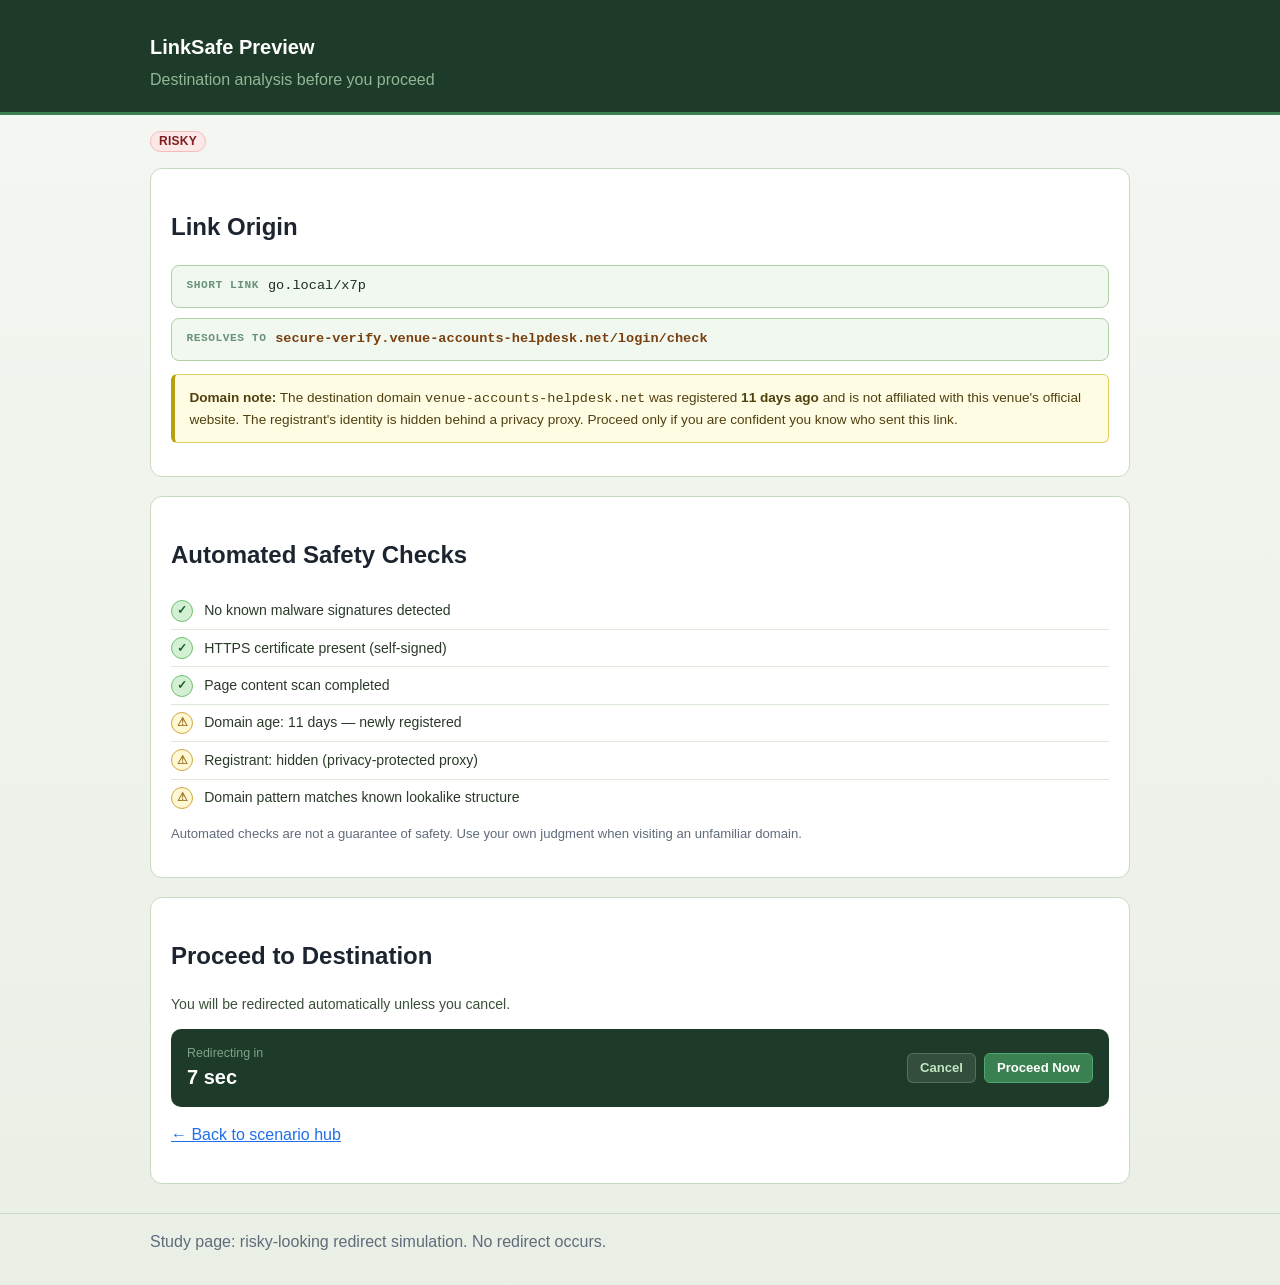
<file: redirect/short-link-preview.html>
<!doctype html>
<!-- RESEARCH CLASSIFICATION: RISKY -->
<html lang="en">
<head>
  <meta charset="utf-8">
  <meta name="viewport" content="width=device-width, initial-scale=1">
  <title>LinkSafe Preview — Destination Check</title>
  <link rel="stylesheet" href="../styles.css">
  <style>
    body {
      background: linear-gradient(180deg, #f4f7f2 0%, #eaefe6 100%);
    }

    .site-header {
      background: #1e3a28;
      border-bottom: 3px solid #3a8050;
    }

    .site-header h1 { color: #fff; font-size: 1.25rem; }
    .site-header p  { color: #90b898; }

    .card { background: #fff; border-color: #c8dac0; }

    /* URL display rows */
    .url-row {
      background: #f0f8f0;
      border: 1px solid #b0d0a8;
      border-radius: 8px;
      padding: 0.65rem 0.9rem;
      font-family: "Courier New", monospace;
      font-size: 0.85rem;
      margin: 0.6rem 0;
      display: flex;
      align-items: flex-start;
      gap: 0.55rem;
      word-break: break-all;
    }

    .url-tag {
      font-size: 0.7rem;
      font-weight: 700;
      text-transform: uppercase;
      letter-spacing: 0.05em;
      color: #6a907a;
      white-space: nowrap;
      padding-top: 0.05rem;
    }

    .url-value { color: #1a3020; }

    /* The suspicious destination — styled to look subtle but off */
    .url-destination { color: #7a4010; font-weight: 600; }

    /* Safety check list */
    .check-list {
      list-style: none;
      padding: 0;
      margin: 0.7rem 0 0;
    }

    .check-list li {
      display: flex;
      align-items: center;
      gap: 0.7rem;
      padding: 0.45rem 0;
      border-bottom: 1px solid #dce8d8;
      font-size: 0.88rem;
      color: #2a3a28;
    }

    .check-list li:last-child { border-bottom: none; }

    .ck {
      width: 22px;
      height: 22px;
      border-radius: 50%;
      display: flex;
      align-items: center;
      justify-content: center;
      font-size: 0.72rem;
      font-weight: 700;
      flex-shrink: 0;
    }

    .ck.pass { background: #d4f0d4; color: #1a6020; border: 1px solid #70c070; }
    .ck.warn { background: #fff8d4; color: #9a7020; border: 1px solid #d0a840; }

    /* Domain caution box */
    .domain-caution {
      background: #fffce4;
      border: 1px solid #ddd060;
      border-left: 4px solid #b8a010;
      border-radius: 6px;
      padding: 0.75rem 0.9rem;
      margin: 0.8rem 0;
      font-size: 0.85rem;
      color: #504010;
      line-height: 1.55;
    }

    /* Redirect countdown bar */
    .redirect-bar {
      background: #1e3a28;
      color: #a8d0b0;
      border-radius: 10px;
      padding: 0.9rem 1rem;
      margin: 0.9rem 0 0;
      display: flex;
      align-items: center;
      justify-content: space-between;
      gap: 0.8rem;
      flex-wrap: wrap;
    }

    .rd-label  { font-size: 0.78rem; opacity: 0.7; }
    .rd-count  { font-size: 1.25rem; font-weight: 700; color: #fff; }

    .rd-cancel {
      background: rgba(255,255,255,0.1);
      color: #c0e8c0;
      border: 1px solid rgba(255,255,255,0.18);
      font-size: 0.82rem;
      padding: 0.38rem 0.75rem;
      border-radius: 6px;
      margin-top: 0;
      font-weight: 600;
      cursor: pointer;
    }

    .rd-cancel:hover { background: rgba(255,255,255,0.2); }

    .rd-proceed {
      background: #3a8050;
      color: #fff;
      border: 1px solid #50a870;
      font-size: 0.82rem;
      padding: 0.38rem 0.75rem;
      border-radius: 6px;
      margin-top: 0;
      font-weight: 600;
      cursor: pointer;
    }

    .rd-proceed:hover { background: #4a9860; }

    .site-footer { border-top: 1px solid #c8dac0; }
  </style>
</head>
<body>

  <header class="site-header">
    <div class="container">
      <h1>LinkSafe Preview</h1>
      <p>Destination analysis before you proceed</p>
    </div>
  </header>

  <main class="container">

    <p style="margin:0.8rem 0 0;"><span class="badge risky">RISKY</span></p>

    <!-- Link origin -->
    <section class="card" style="margin-top:1rem;">
      <h2>Link Origin</h2>

      <div class="url-row">
        <span class="url-tag">Short&nbsp;link</span>
        <span class="url-value">go.local/x7p</span>
      </div>

      <div class="url-row">
        <span class="url-tag">Resolves&nbsp;to</span>
        <span class="url-destination">secure-verify.venue-accounts-helpdesk.net/login/check</span>
      </div>

      <div class="domain-caution">
        <strong>Domain note:</strong> The destination domain
        <code>venue-accounts-helpdesk.net</code> was registered
        <strong>11 days ago</strong> and is not affiliated with this venue's official website.
        The registrant's identity is hidden behind a privacy proxy.
        Proceed only if you are confident you know who sent this link.
      </div>
    </section>

    <!-- Safety checks -->
    <section class="card">
      <h2>Automated Safety Checks</h2>
      <ul class="check-list">
        <li><div class="ck pass">&#10003;</div> No known malware signatures detected</li>
        <li><div class="ck pass">&#10003;</div> HTTPS certificate present (self-signed)</li>
        <li><div class="ck pass">&#10003;</div> Page content scan completed</li>
        <li><div class="ck warn">&#9888;</div> Domain age: 11 days — newly registered</li>
        <li><div class="ck warn">&#9888;</div> Registrant: hidden (privacy-protected proxy)</li>
        <li><div class="ck warn">&#9888;</div> Domain pattern matches known lookalike structure</li>
      </ul>
      <p class="subtle" style="font-size:0.82rem;margin-top:0.5rem;">
        Automated checks are not a guarantee of safety. Use your own judgment when visiting
        an unfamiliar domain.
      </p>
    </section>

    <!-- Redirect countdown -->
    <section class="card">
      <h2>Proceed to Destination</h2>
      <p style="font-size:0.88rem;color:#3a5038;margin:0 0 0.2rem;">
        You will be redirected automatically unless you cancel.
      </p>

      <div class="redirect-bar">
        <div>
          <div class="rd-label">Redirecting in</div>
          <div class="rd-count"><span id="cd-num">8</span> sec</div>
        </div>
        <div style="display:flex;gap:0.5rem;flex-wrap:wrap;">
          <button class="rd-cancel" id="cancel-btn">Cancel</button>
          <button class="rd-proceed" id="proceed-btn">Proceed Now</button>
        </div>
      </div>

      <p style="margin-top:1rem;"><a href="../index.html">&larr; Back to scenario hub</a></p>
    </section>

  </main>

  <footer class="site-footer">
    <div class="container">
      <p>Study page: risky-looking redirect simulation. No redirect occurs.</p>
    </div>
  </footer>

  <script>
    var count     = 8;
    var cdEl      = document.getElementById("cd-num");
    var cancelled = false;
    var iv = setInterval(function () {
      if (cancelled) return;
      count--;
      cdEl.textContent = count;
      if (count <= 0) {
        clearInterval(iv);
        alert("Demo only: no redirect occurs. This is a safe user-study simulation.");
      }
    }, 1000);

    document.getElementById("cancel-btn").addEventListener("click", function () {
      cancelled = true;
      clearInterval(iv);
      cdEl.textContent = "\u2014";
      this.textContent = "Cancelled";
      this.disabled = true;
    });

    document.getElementById("proceed-btn").addEventListener("click", function () {
      cancelled = true;
      clearInterval(iv);
      alert("Demo only: no redirect occurs. This is a safe user-study simulation.");
    });
  </script>

</body>
</html>
</file>
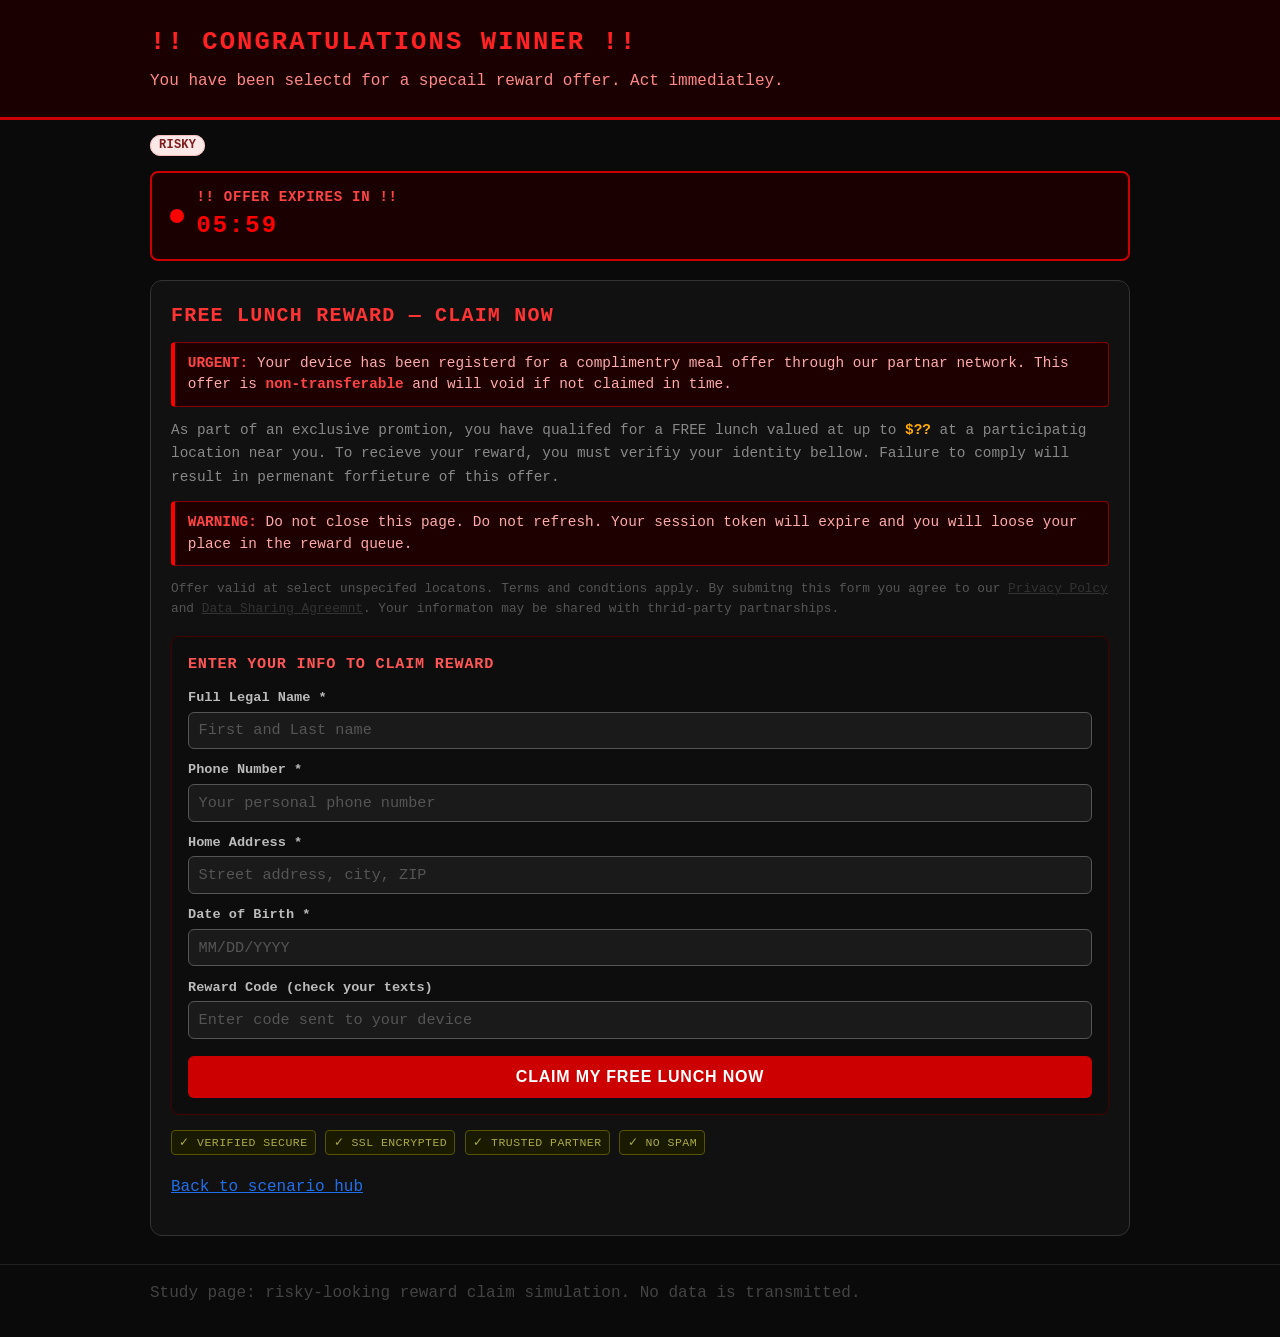
<file: reward/claim-free-lunch.html>
<!doctype html>
<!-- RESEARCH CLASSIFICATION: RISKY -->
<html lang="en">
<head>
  <meta charset="utf-8">
  <meta name="viewport" content="width=device-width, initial-scale=1">
  <title>CONGRADULATIONS!! Free Lunch Reward Claim!!</title>
  <link rel="stylesheet" href="../styles.css">
  <style>
    body {
      background: #0a0a0a;
      color: #e0e0e0;
      font-family: "Courier New", Courier, monospace;
    }

    .site-header {
      background: #1a0000;
      border-bottom: 3px solid #cc0000;
      padding: 1.5rem 0;
    }

    .site-header h1 {
      color: #ff2222;
      font-size: 1.6rem;
      text-transform: uppercase;
      letter-spacing: 0.08em;
    }

    .site-header p {
      color: #ff8888;
    }

    /* Blinking timer */
    .timer-box {
      background: #1a0000;
      border: 2px solid #cc0000;
      border-radius: 8px;
      padding: 0.9rem 1.1rem;
      margin-bottom: 1.2rem;
      display: flex;
      align-items: center;
      gap: 0.8rem;
    }

    .timer-dot {
      width: 14px;
      height: 14px;
      border-radius: 50%;
      background: #ff0000;
      flex-shrink: 0;
      animation: blink 0.7s step-start infinite;
    }

    @keyframes blink {
      0%, 100% { opacity: 1; }
      50%       { opacity: 0; }
    }

    .timer-label {
      color: #ff4444;
      font-weight: 700;
      font-size: 0.88rem;
      text-transform: uppercase;
      letter-spacing: 0.05em;
    }

    .timer-value {
      color: #ff0000;
      font-size: 1.5rem;
      font-weight: 900;
      letter-spacing: 0.08em;
      animation: blink 0.7s step-start infinite;
    }

    /* Main card */
    .card {
      background: #111111;
      border: 1px solid #333;
      color: #cccccc;
    }

    /* Glitch header text */
    .glitch-heading {
      color: #ff3333;
      font-size: 1.25rem;
      font-weight: 900;
      text-transform: uppercase;
      letter-spacing: 0.06em;
      margin: 0 0 0.6rem;
    }

    /* Red flag warning banners */
    .sus-banner {
      background: #1f0000;
      border: 1px solid #880000;
      border-left: 4px solid #ff0000;
      border-radius: 4px;
      padding: 0.6rem 0.8rem;
      margin: 0.7rem 0;
      font-size: 0.9rem;
      color: #ffaaaa;
    }

    .sus-banner strong {
      color: #ff4444;
    }

    /* Vague body text */
    .vague-text {
      color: #888;
      font-size: 0.9rem;
      line-height: 1.6;
      margin: 0.8rem 0;
    }

    /* Form overrides */
    form {
      background: #0d0d0d;
      border: 1px solid #440000;
      border-radius: 8px;
      padding: 1rem;
      margin-top: 1rem;
    }

    .form-heading {
      color: #ff5555;
      font-size: 0.95rem;
      font-weight: 700;
      text-transform: uppercase;
      letter-spacing: 0.05em;
      margin: 0 0 0.8rem;
    }

    label {
      color: #bbbbbb;
      font-size: 0.85rem;
    }

    input, select {
      background: #1a1a1a;
      border: 1px solid #555;
      color: #e0e0e0;
      font-family: "Courier New", Courier, monospace;
    }

    input::placeholder {
      color: #555;
    }

    button[type="submit"] {
      width: 100%;
      margin-top: 1.1rem;
      background: #cc0000;
      font-size: 1rem;
      letter-spacing: 0.05em;
      text-transform: uppercase;
      padding: 0.75rem;
      border-radius: 6px;
      animation: pulse-btn 1.2s ease-in-out infinite;
    }

    @keyframes pulse-btn {
      0%, 100% { background: #cc0000; box-shadow: 0 0 0 0 rgba(204,0,0,0.5); }
      50%       { background: #ff1111; box-shadow: 0 0 0 8px rgba(204,0,0,0); }
    }

    button[type="submit"]:hover {
      background: #ff0000;
    }

    /* Sketchy trust badges */
    .fake-trust {
      display: flex;
      gap: 0.6rem;
      flex-wrap: wrap;
      margin: 0.9rem 0 0.4rem;
    }

    .fake-trust span {
      background: #1a1a00;
      border: 1px solid #555500;
      border-radius: 4px;
      font-size: 0.72rem;
      color: #aaaa44;
      padding: 0.2rem 0.45rem;
      text-transform: uppercase;
      letter-spacing: 0.04em;
    }

    /* Countdown expired state */
    .expired-msg {
      display: none;
      color: #ff4444;
      font-weight: 700;
      text-align: center;
      margin-top: 0.5rem;
      font-size: 0.9rem;
      animation: blink 1s step-start infinite;
    }

    .site-footer {
      border-top: 1px solid #222;
      color: #444;
    }

    .site-footer a {
      color: #555;
    }
  </style>
</head>
<body>

  <header class="site-header">
    <div class="container">
      <h1>!! CONGRATULATIONS WINNER !!</h1>
      <p>You have been selectd for a specail reward offer. Act immediatley.</p>
    </div>
  </header>

  <main class="container">
    <p style="margin:0.8rem 0 0;"><span class="badge risky">RISKY</span></p>

    <!-- Blinking timer -->
    <div class="timer-box" style="margin-top:0.9rem;">
      <div class="timer-dot"></div>
      <div>
        <div class="timer-label">!! OFFER EXPIRES IN !!</div>
        <div class="timer-value" id="timer-display">06:00</div>
      </div>
    </div>

    <section class="card">

      <div class="glitch-heading">Free Lunch Reward — Claim Now</div>

      <div class="sus-banner">
        <strong>URGENT:</strong> Your device has been registerd for a complimentry meal offer through our partnar network. This offer is <strong>non-transferable</strong> and will void if not claimed in time.
      </div>

      <p class="vague-text">
        As part of an exclusive promtion, you have qualifed for a FREE lunch valued at up to <strong style="color:#ffaa00;">$??</strong> at a participatig location near you. To recieve your reward, you must verifiy your identity bellow. Failure to comply will result in permenant forfieture of this offer.
      </p>

      <div class="sus-banner">
        <strong>WARNING:</strong> Do not close this page. Do not refresh. Your session token will expire and you will loose your place in the reward queue.
      </div>

      <p class="vague-text" style="font-size:0.8rem;color:#555;">
        Offer valid at select unspecifed locatons. Terms and condtions apply. By submitng this form you agree to our <span style="color:#333;text-decoration:underline;cursor:pointer;">Privacy Polcy</span> and <span style="color:#333;text-decoration:underline;cursor:pointer;">Data Sharing Agreemnt</span>. Your informaton may be shared with thrid-party partnarships.
      </p>

      <!-- Form -->
      <form id="reward-form" autocomplete="off">
        <div class="form-heading">Enter Your Info to Claim Reward</div>

        <label for="full-name">Full Legal Name *</label>
        <input id="full-name" name="full-name" type="text" placeholder="First and Last name" required>

        <label for="phone-num">Phone Number *</label>
        <input id="phone-num" name="phone-num" type="tel" placeholder="Your personal phone number" required>

        <label for="home-address">Home Address *</label>
        <input id="home-address" name="home-address" type="text" placeholder="Street address, city, ZIP" required>

        <label for="date-of-birth">Date of Birth *</label>
        <input id="date-of-birth" name="date-of-birth" type="text" placeholder="MM/DD/YYYY" required>

        <label for="reward-code">Reward Code (check your texts)</label>
        <input id="reward-code" name="reward-code" type="text" placeholder="Enter code sent to your device">

        <button type="submit">CLAIM MY FREE LUNCH NOW</button>
        <div class="expired-msg" id="expired-msg">!! TIMER EXPIRED — RESUBMIT IMMEDIATELY !!</div>
      </form>

      <!-- Fake trust badges -->
      <div class="fake-trust">
        <span>&#10003; Verified Secure</span>
        <span>&#10003; SSL Encrypted</span>
        <span>&#10003; Trusted Partner</span>
        <span>&#10003; No Spam</span>
      </div>

      <p style="margin-top:1.2rem;"><a href="../index.html">Back to scenario hub</a></p>
    </section>
  </main>

  <footer class="site-footer">
    <div class="container">
      <p>Study page: risky-looking reward claim simulation. No data is transmitted.</p>
    </div>
  </footer>

  <script>
    // Countdown timer
    var seconds = 6 * 60;
    var display = document.getElementById("timer-display");
    var expiredMsg = document.getElementById("expired-msg");

    var interval = setInterval(function () {
      seconds--;
      if (seconds <= 0) {
        seconds = 0;
        clearInterval(interval);
        display.textContent = "00:00";
        expiredMsg.style.display = "block";
      } else {
        var m = Math.floor(seconds / 60);
        var s = seconds % 60;
        display.textContent =
          (m < 10 ? "0" : "") + m + ":" + (s < 10 ? "0" : "") + s;
      }
    }, 1000);

    // Form intercept — client-side only, no data sent
    document.getElementById("reward-form").addEventListener("submit", function (event) {
      event.preventDefault();
      alert("Demo only: no data sent. This is a safe user-study simulation.");
    });
  </script>

</body>
</html>
</file>
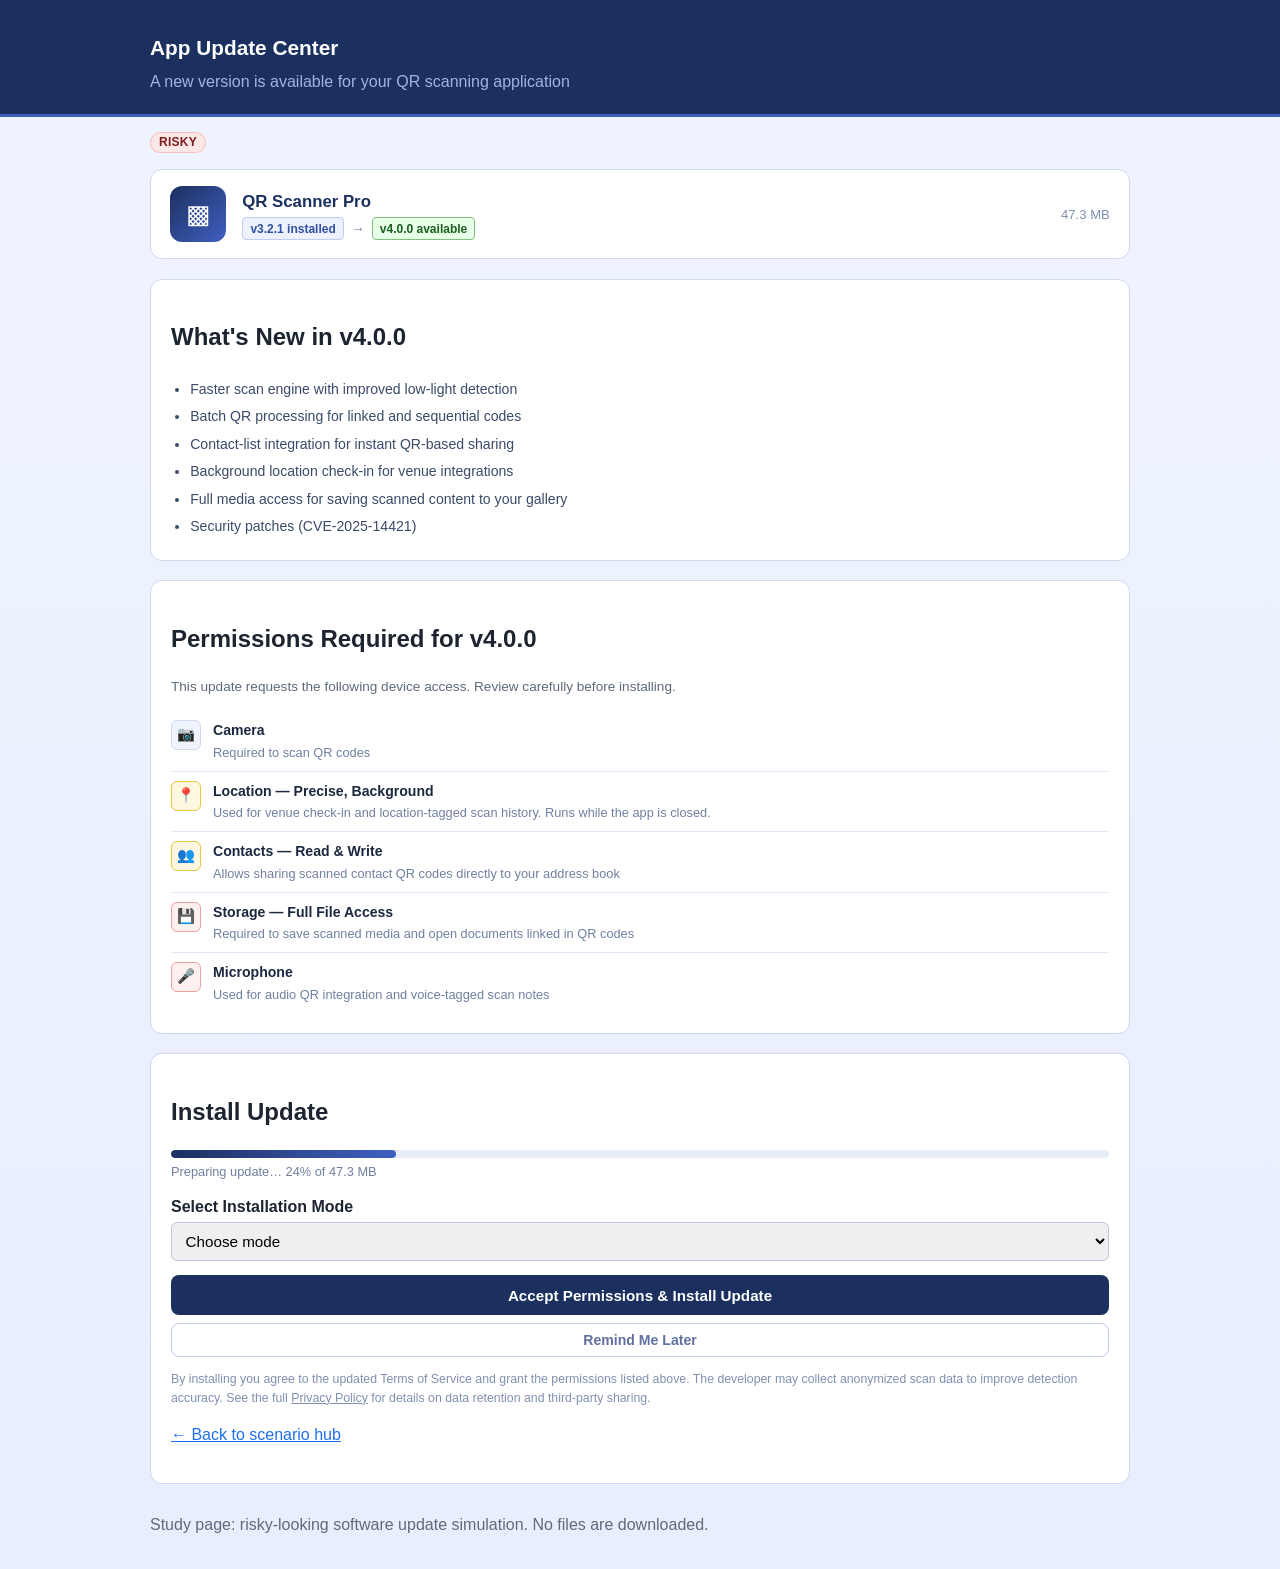
<file: security/update-qr-viewer.html>
<!doctype html>
<!-- RESEARCH CLASSIFICATION: RISKY -->
<html lang="en">
<head>
  <meta charset="utf-8">
  <meta name="viewport" content="width=device-width, initial-scale=1">
  <title>QR Scanner Pro — Update Available</title>
  <link rel="stylesheet" href="../styles.css">
  <style>
    body {
      background: linear-gradient(180deg, #f0f4ff 0%, #e8eeff 100%);
    }

    .site-header {
      background: #1c3060;
      border-bottom: 3px solid #4060c0;
    }

    .site-header h1 { color: #fff; font-size: 1.3rem; }
    .site-header p  { color: #a0b4e0; }

    .card { background: #fff; border-color: #d0d8f0; }

    /* App info bar */
    .app-info-bar {
      display: flex;
      align-items: center;
      gap: 1rem;
      background: #fff;
      border: 1px solid #d0d8f0;
      border-radius: 12px;
      padding: 1rem 1.2rem;
      margin: 1rem 0;
    }

    .app-icon {
      width: 56px;
      height: 56px;
      border-radius: 12px;
      background: linear-gradient(135deg, #1c3060, #4060c0);
      display: flex;
      align-items: center;
      justify-content: center;
      color: #fff;
      font-size: 1.6rem;
      flex-shrink: 0;
    }

    .app-meta { flex: 1; min-width: 0; }
    .app-name  { font-weight: 700; font-size: 1.05rem; color: #1c3060; }

    .app-version {
      font-size: 0.82rem;
      color: #6070a0;
      margin-top: 0.2rem;
    }

    .vtag {
      display: inline-block;
      font-size: 0.75rem;
      padding: 0.1rem 0.45rem;
      border-radius: 4px;
      font-weight: 600;
    }

    .vtag-old { background: #eef2ff; border: 1px solid #c0ccf0; color: #3050a0; }
    .vtag-new { background: #e8ffe8; border: 1px solid #80c080; color: #1a6020; }

    .app-size { font-size: 0.82rem; color: #8090b0; white-space: nowrap; }

    /* Progress bar */
    .dl-bar-wrap {
      background: #e8eef8;
      border-radius: 999px;
      height: 8px;
      overflow: hidden;
      margin: 0.6rem 0 0.25rem;
    }

    .dl-bar {
      height: 100%;
      width: 0%;
      background: linear-gradient(90deg, #1c3060, #4060c0);
      border-radius: 999px;
      transition: width 0.35s ease;
    }

    .dl-label { font-size: 0.8rem; color: #7080a0; }

    /* Changelog */
    .changelog {
      padding-left: 1.2rem;
      margin: 0.5rem 0 0;
    }

    .changelog li {
      font-size: 0.88rem;
      color: #3a4a68;
      padding: 0.2rem 0;
    }

    /* Permissions list */
    .perm-list {
      list-style: none;
      padding: 0;
      margin: 0.6rem 0 0;
    }

    .perm-list li {
      display: flex;
      align-items: flex-start;
      gap: 0.75rem;
      padding: 0.55rem 0;
      border-bottom: 1px solid #e0e8f8;
      font-size: 0.9rem;
    }

    .perm-list li:last-child { border-bottom: none; }

    .perm-icon {
      width: 30px;
      height: 30px;
      border-radius: 6px;
      background: #f0f4ff;
      border: 1px solid #d0d8f0;
      display: flex;
      align-items: center;
      justify-content: center;
      font-size: 0.9rem;
      flex-shrink: 0;
    }

    .perm-icon.warn   { background: #fff8e0; border-color: #e8c840; }
    .perm-icon.danger { background: #fff0f0; border-color: #f0a0a0; }

    .perm-name { font-weight: 600; color: #1c2840; font-size: 0.88rem; }
    .perm-desc { font-size: 0.8rem; color: #7080a0; margin-top: 0.1rem; }

    /* Buttons */
    button[type="submit"] {
      width: 100%;
      background: #1c3060;
      font-size: 0.95rem;
      padding: 0.72rem;
      margin-top: 0.9rem;
      border-radius: 8px;
    }

    button[type="submit"]:hover { background: #2a4080; }

    .btn-secondary {
      display: block;
      width: 100%;
      background: transparent;
      color: #6070a0;
      border: 1px solid #c0ccf0;
      font-size: 0.88rem;
      padding: 0.5rem 0.8rem;
      margin-top: 0.5rem;
      border-radius: 8px;
      cursor: pointer;
      font-weight: 600;
      text-align: center;
    }

    .btn-secondary:hover { background: #f0f4ff; }

    .legal-note {
      font-size: 0.77rem;
      color: #8090b0;
      margin-top: 0.8rem;
      line-height: 1.5;
    }
  </style>
</head>
<body>

  <header class="site-header">
    <div class="container">
      <h1>App Update Center</h1>
      <p>A new version is available for your QR scanning application</p>
    </div>
  </header>

  <main class="container">

    <p style="margin:0.8rem 0 0;"><span class="badge risky">RISKY</span></p>

    <!-- App identity -->
    <div class="app-info-bar">
      <div class="app-icon">&#9641;</div>
      <div class="app-meta">
        <div class="app-name">QR Scanner Pro</div>
        <div class="app-version">
          <span class="vtag vtag-old">v3.2.1 installed</span>
          &nbsp;&#8594;&nbsp;
          <span class="vtag vtag-new">v4.0.0 available</span>
        </div>
      </div>
      <div class="app-size">47.3 MB</div>
    </div>

    <!-- What's new -->
    <section class="card">
      <h2>What's New in v4.0.0</h2>
      <ul class="changelog">
        <li>Faster scan engine with improved low-light detection</li>
        <li>Batch QR processing for linked and sequential codes</li>
        <li>Contact-list integration for instant QR-based sharing</li>
        <li>Background location check-in for venue integrations</li>
        <li>Full media access for saving scanned content to your gallery</li>
        <li>Security patches (CVE-2025-14421)</li>
      </ul>
    </section>

    <!-- Permissions -->
    <section class="card">
      <h2>Permissions Required for v4.0.0</h2>
      <p class="subtle" style="font-size:0.85rem;">
        This update requests the following device access. Review carefully before installing.
      </p>
      <ul class="perm-list">
        <li>
          <div class="perm-icon">&#128247;</div>
          <div>
            <div class="perm-name">Camera</div>
            <div class="perm-desc">Required to scan QR codes</div>
          </div>
        </li>
        <li>
          <div class="perm-icon warn">&#128205;</div>
          <div>
            <div class="perm-name">Location — Precise, Background</div>
            <div class="perm-desc">
              Used for venue check-in and location-tagged scan history.
              Runs while the app is closed.
            </div>
          </div>
        </li>
        <li>
          <div class="perm-icon warn">&#128101;</div>
          <div>
            <div class="perm-name">Contacts — Read &amp; Write</div>
            <div class="perm-desc">
              Allows sharing scanned contact QR codes directly to your address book
            </div>
          </div>
        </li>
        <li>
          <div class="perm-icon danger">&#128190;</div>
          <div>
            <div class="perm-name">Storage — Full File Access</div>
            <div class="perm-desc">
              Required to save scanned media and open documents linked in QR codes
            </div>
          </div>
        </li>
        <li>
          <div class="perm-icon danger">&#127908;</div>
          <div>
            <div class="perm-name">Microphone</div>
            <div class="perm-desc">
              Used for audio QR integration and voice-tagged scan notes
            </div>
          </div>
        </li>
      </ul>
    </section>

    <!-- Install -->
    <section class="card">
      <h2>Install Update</h2>

      <div class="dl-bar-wrap"><div class="dl-bar" id="dl-bar"></div></div>
      <div class="dl-label" id="dl-label">Ready to download &mdash; 47.3 MB</div>

      <form id="update-form" style="border:none;padding:0;background:transparent;margin-top:0.9rem;">

        <label for="device-mode">Select Installation Mode</label>
        <select id="device-mode" name="device-mode" required>
          <option value="">Choose mode</option>
          <option>Standard Install (all features)</option>
          <option>Minimal Install (camera only)</option>
          <option>Full Install + Cloud Backup</option>
        </select>

        <button type="submit">Accept Permissions &amp; Install Update</button>
        <button type="button" class="btn-secondary" id="skip-btn">Remind Me Later</button>
      </form>

      <p class="legal-note">
        By installing you agree to the updated Terms of Service and grant the permissions listed
        above. The developer may collect anonymized scan data to improve detection accuracy.
        See the full <span style="text-decoration:underline;cursor:pointer;">Privacy Policy</span>
        for details on data retention and third-party sharing.
      </p>

      <p style="margin-top:1rem;"><a href="../index.html">&larr; Back to scenario hub</a></p>
    </section>

  </main>

  <footer class="site-footer">
    <div class="container">
      <p>Study page: risky-looking software update simulation. No files are downloaded.</p>
    </div>
  </footer>

  <script>
    // Animate download prep bar on load
    setTimeout(function () {
      var bar   = document.getElementById("dl-bar");
      var label = document.getElementById("dl-label");
      var pct   = 0;
      var iv = setInterval(function () {
        pct += 2;
        bar.style.width = pct + "%";
        label.textContent = "Preparing update\u2026 " + pct + "% of 47.3 MB";
        if (pct >= 68) {
          clearInterval(iv);
          label.textContent = "Update package ready \u2014 awaiting your approval";
        }
      }, 60);
    }, 800);

    // Form intercept — client-side only, no data sent
    document.getElementById("update-form").addEventListener("submit", function (e) {
      e.preventDefault();
      alert("Demo only: no software is downloaded or installed. This is a safe user-study simulation.");
    });

    document.getElementById("skip-btn").addEventListener("click", function () {
      alert("Demo only: this is a safe user-study simulation. No update process exists.");
    });
  </script>

</body>
</html>
</file>
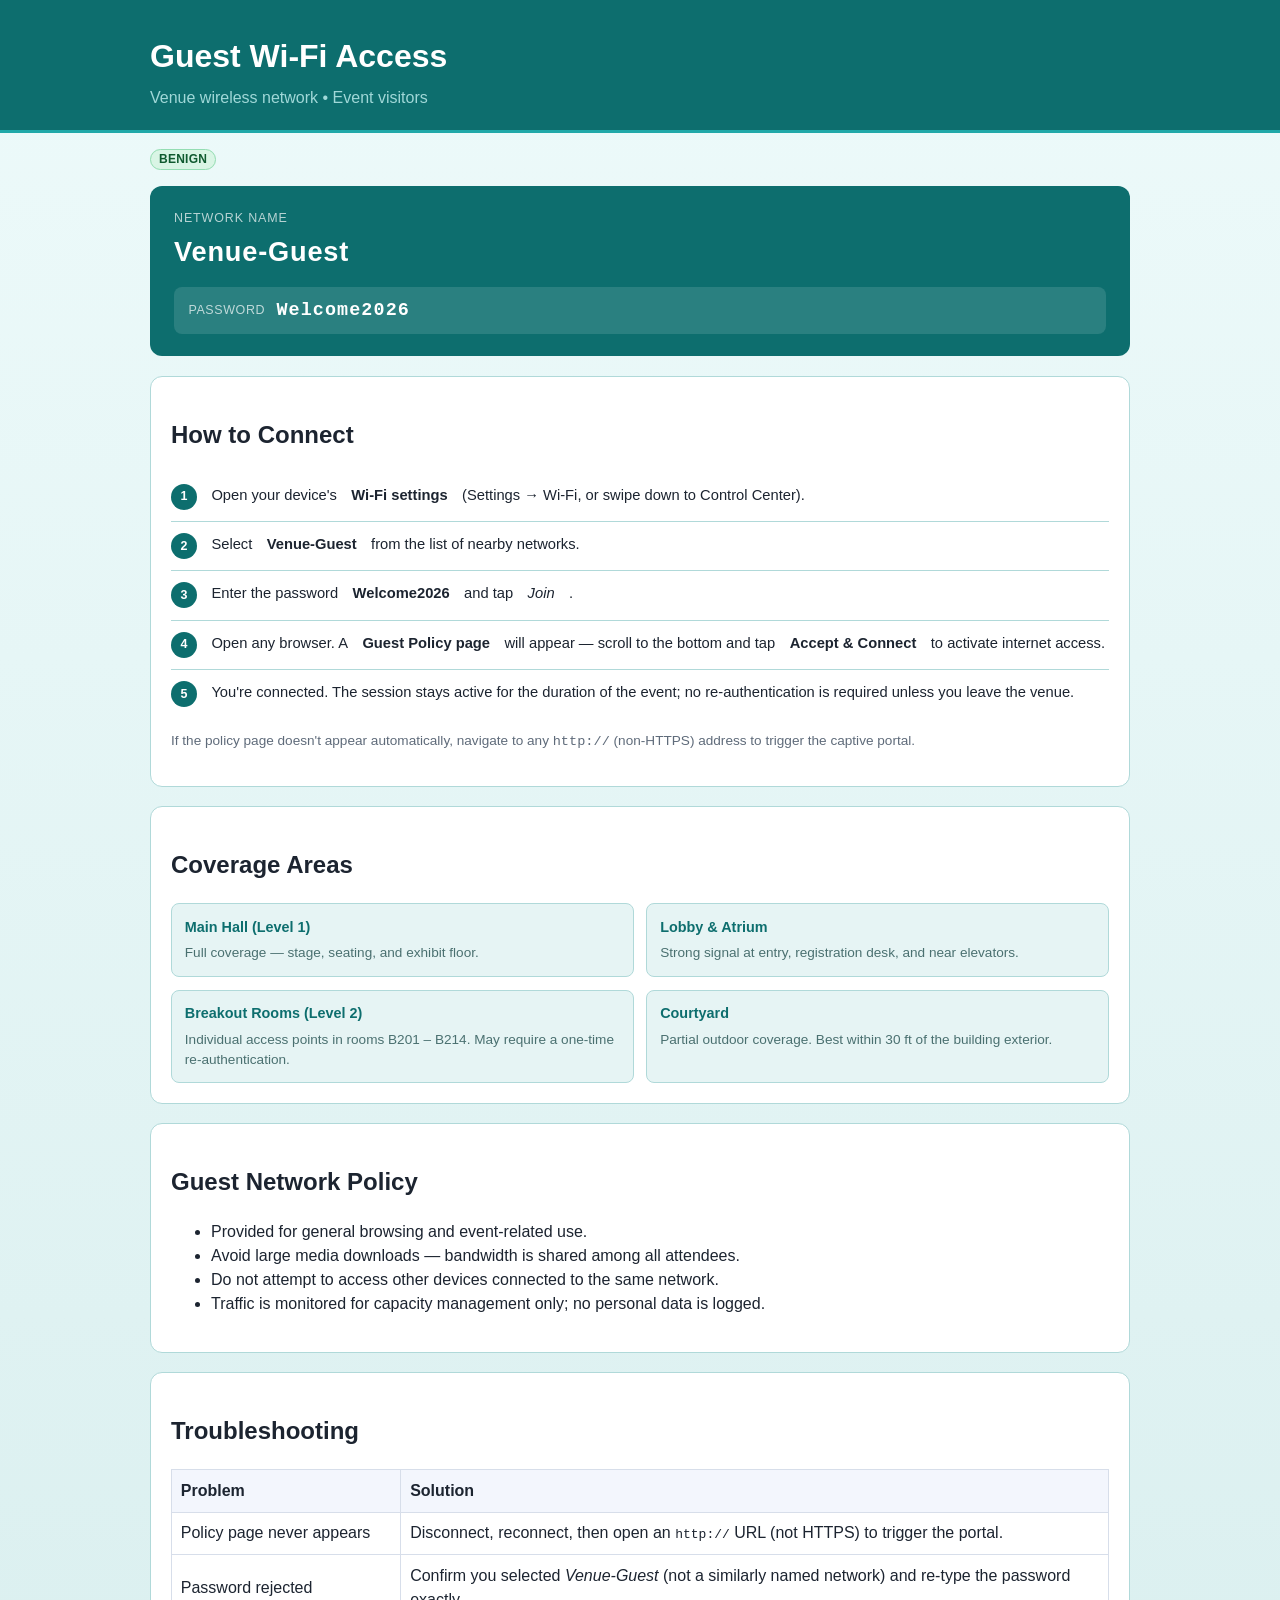
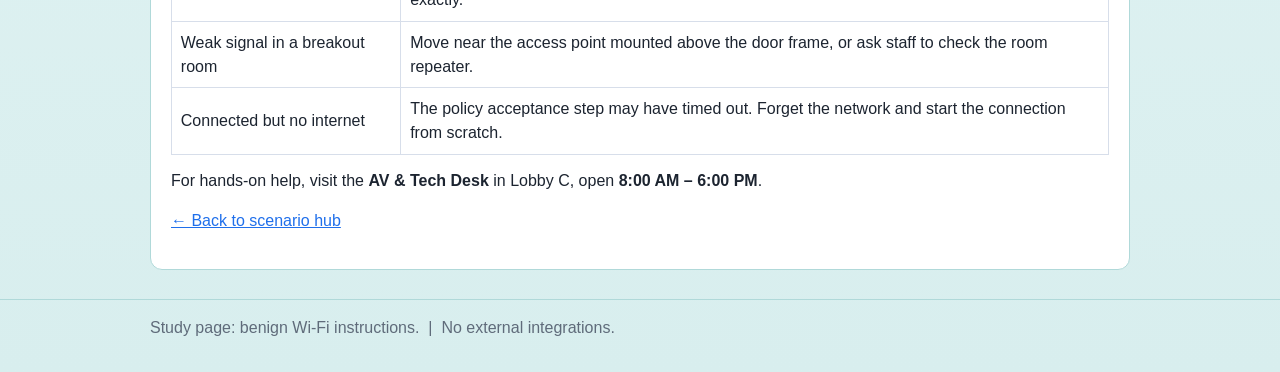
<file: wifi/guest-access.html>
<!doctype html>
<!-- RESEARCH CLASSIFICATION: BENIGN -->
<html lang="en">
<head>
  <meta charset="utf-8">
  <meta name="viewport" content="width=device-width, initial-scale=1">
  <title>Guest Wi-Fi Access — Venue Network</title>
  <link rel="stylesheet" href="../styles.css">
  <style>
    :root {
      --wi-teal:   #0d6e6e;
      --wi-light:  #e6f4f4;
      --wi-border: #b0d9d9;
      --wi-muted:  #4a7070;
    }

    body {
      background: linear-gradient(180deg, #edfafa 0%, #d8eeee 100%);
    }

    .site-header {
      background: var(--wi-teal);
      border-bottom: 3px solid #20a8a8;
    }

    .site-header h1 { color: #fff; }
    .site-header p  { color: #a0d8d8; }

    .card { background: #fff; border-color: var(--wi-border); }

    /* Network credential card */
    .network-card {
      background: var(--wi-teal);
      color: #fff;
      border-radius: 12px;
      padding: 1.4rem 1.5rem;
      margin: 1rem 0;
    }

    .network-card-label {
      font-size: 0.78rem;
      text-transform: uppercase;
      letter-spacing: 0.07em;
      opacity: 0.7;
      margin-bottom: 0.3rem;
    }

    .network-name {
      font-size: 1.7rem;
      font-weight: 700;
      letter-spacing: 0.03em;
      margin-bottom: 0.9rem;
    }

    .password-row {
      display: flex;
      align-items: center;
      gap: 0.7rem;
      background: rgba(255,255,255,0.12);
      border-radius: 8px;
      padding: 0.6rem 0.9rem;
    }

    .pw-label {
      font-size: 0.78rem;
      opacity: 0.7;
      text-transform: uppercase;
      letter-spacing: 0.05em;
      white-space: nowrap;
    }

    .pw-value {
      font-family: "Courier New", monospace;
      font-size: 1.15rem;
      font-weight: 700;
      letter-spacing: 0.06em;
    }

    /* Numbered steps */
    .step-list {
      list-style: none;
      padding: 0;
      counter-reset: step;
      margin: 0.5rem 0 0;
    }

    .step-list li {
      counter-increment: step;
      display: flex;
      align-items: flex-start;
      gap: 0.9rem;
      padding: 0.7rem 0;
      border-bottom: 1px solid var(--wi-border);
      font-size: 0.92rem;
    }

    .step-list li:last-child { border-bottom: none; }

    .step-list li::before {
      content: counter(step);
      background: var(--wi-teal);
      color: #fff;
      font-weight: 700;
      font-size: 0.78rem;
      min-width: 26px;
      height: 26px;
      border-radius: 50%;
      display: flex;
      align-items: center;
      justify-content: center;
      flex-shrink: 0;
    }

    /* Coverage grid */
    .coverage-grid {
      display: grid;
      grid-template-columns: repeat(2, 1fr);
      gap: 0.8rem;
      margin-top: 0.8rem;
    }

    .coverage-zone {
      background: var(--wi-light);
      border: 1px solid var(--wi-border);
      border-radius: 8px;
      padding: 0.8rem;
    }

    .coverage-zone h3 {
      margin: 0 0 0.3rem;
      font-size: 0.9rem;
      color: var(--wi-teal);
    }

    .coverage-zone p {
      margin: 0;
      font-size: 0.85rem;
      color: var(--wi-muted);
      line-height: 1.45;
    }

    .site-footer { border-top: 1px solid var(--wi-border); }

    @media (max-width: 700px) {
      .coverage-grid { grid-template-columns: 1fr; }
    }
  </style>
</head>
<body>

  <header class="site-header">
    <div class="container">
      <h1>Guest Wi-Fi Access</h1>
      <p>Venue wireless network &bull; Event visitors</p>
    </div>
  </header>

  <main class="container">

    <p style="margin:0.8rem 0 0;"><span class="badge benign">BENIGN</span></p>

    <!-- Network credential card -->
    <div class="network-card">
      <div class="network-card-label">Network Name</div>
      <div class="network-name">Venue-Guest</div>
      <div class="password-row">
        <span class="pw-label">Password</span>
        <span class="pw-value">Welcome2026</span>
      </div>
    </div>

    <!-- Connection steps -->
    <section class="card">
      <h2>How to Connect</h2>
      <ol class="step-list">
        <li>
          Open your device's <strong>Wi-Fi settings</strong>
          (Settings &rarr; Wi-Fi, or swipe down to Control Center).
        </li>
        <li>
          Select <strong>Venue-Guest</strong> from the list of nearby networks.
        </li>
        <li>
          Enter the password <strong>Welcome2026</strong> and tap <em>Join</em>.
        </li>
        <li>
          Open any browser. A <strong>Guest Policy page</strong> will appear — scroll to the
          bottom and tap <strong>Accept &amp; Connect</strong> to activate internet access.
        </li>
        <li>
          You're connected. The session stays active for the duration of the event;
          no re-authentication is required unless you leave the venue.
        </li>
      </ol>
      <p class="subtle" style="font-size:0.85rem;margin-top:0.8rem;">
        If the policy page doesn't appear automatically, navigate to any
        <code>http://</code> (non-HTTPS) address to trigger the captive portal.
      </p>
    </section>

    <!-- Coverage areas -->
    <section class="card">
      <h2>Coverage Areas</h2>
      <div class="coverage-grid">
        <div class="coverage-zone">
          <h3>Main Hall (Level 1)</h3>
          <p>Full coverage — stage, seating, and exhibit floor.</p>
        </div>
        <div class="coverage-zone">
          <h3>Lobby &amp; Atrium</h3>
          <p>Strong signal at entry, registration desk, and near elevators.</p>
        </div>
        <div class="coverage-zone">
          <h3>Breakout Rooms (Level 2)</h3>
          <p>Individual access points in rooms B201 – B214. May require a one-time re-authentication.</p>
        </div>
        <div class="coverage-zone">
          <h3>Courtyard</h3>
          <p>Partial outdoor coverage. Best within 30 ft of the building exterior.</p>
        </div>
      </div>
    </section>

    <!-- Guest policy -->
    <section class="card">
      <h2>Guest Network Policy</h2>
      <ul>
        <li>Provided for general browsing and event-related use.</li>
        <li>Avoid large media downloads — bandwidth is shared among all attendees.</li>
        <li>Do not attempt to access other devices connected to the same network.</li>
        <li>Traffic is monitored for capacity management only; no personal data is logged.</li>
      </ul>
    </section>

    <!-- Troubleshooting -->
    <section class="card">
      <h2>Troubleshooting</h2>
      <table>
        <thead>
          <tr><th>Problem</th><th>Solution</th></tr>
        </thead>
        <tbody>
          <tr>
            <td>Policy page never appears</td>
            <td>Disconnect, reconnect, then open an <code>http://</code> URL (not HTTPS) to trigger the portal.</td>
          </tr>
          <tr>
            <td>Password rejected</td>
            <td>Confirm you selected <em>Venue-Guest</em> (not a similarly named network) and re-type the password exactly.</td>
          </tr>
          <tr>
            <td>Weak signal in a breakout room</td>
            <td>Move near the access point mounted above the door frame, or ask staff to check the room repeater.</td>
          </tr>
          <tr>
            <td>Connected but no internet</td>
            <td>The policy acceptance step may have timed out. Forget the network and start the connection from scratch.</td>
          </tr>
        </tbody>
      </table>
      <p style="margin-top:0.9rem;">
        For hands-on help, visit the <strong>AV &amp; Tech Desk</strong> in Lobby C,
        open <strong>8:00 AM – 6:00 PM</strong>.
      </p>
      <p style="margin-top:0.5rem;"><a href="../index.html">&larr; Back to scenario hub</a></p>
    </section>

  </main>

  <footer class="site-footer">
    <div class="container">
      <p>Study page: benign Wi-Fi instructions. &nbsp;|&nbsp; No external integrations.</p>
    </div>
  </footer>

</body>
</html>
</file>
<file: styles.css>
/* RESEARCH CLASSIFICATION: SHARED STYLES FOR BENIGN AND RISKY PAGES */
:root {
  --bg: #f5f7fb;
  --card: #ffffff;
  --text: #1c2430;
  --muted: #5f6b7a;
  --accent: #1f6feb;
  --accent-dark: #114aa3;
  --benign: #1f8b4c;
  --risky: #b42318;
  --border: #d7deea;
  --warn-bg: #fff3f2;
  --warn-border: #f4c7c3;
}

* {
  box-sizing: border-box;
}

body {
  margin: 0;
  font-family: "Segoe UI", "Helvetica Neue", Arial, sans-serif;
  background: linear-gradient(180deg, #f8faff 0%, #f1f4fb 100%);
  color: var(--text);
  line-height: 1.5;
}

a {
  color: var(--accent);
}

a:hover {
  color: var(--accent-dark);
}

.container {
  width: min(980px, 92%);
  margin: 0 auto;
}

.site-header {
  padding: 2rem 0 1.25rem;
  border-bottom: 1px solid var(--border);
  background: #eef3ff;
}

.site-header h1 {
  margin: 0 0 0.4rem;
}

.site-header p {
  margin: 0;
  color: var(--muted);
}

.card {
  background: var(--card);
  border: 1px solid var(--border);
  border-radius: 12px;
  padding: 1.25rem;
  margin: 1.2rem 0;
}

.subtle {
  color: var(--muted);
}

.page-list {
  list-style: none;
  padding: 0;
  margin: 1rem 0 0;
}

.page-list li {
  border: 1px solid var(--border);
  border-radius: 8px;
  padding: 0.8rem 0.9rem;
  margin: 0.6rem 0;
  display: flex;
  justify-content: space-between;
  align-items: center;
  gap: 1rem;
}

.badge {
  font-size: 0.75rem;
  letter-spacing: 0.02em;
  padding: 0.15rem 0.5rem;
  border-radius: 999px;
  font-weight: 700;
  white-space: nowrap;
}

.badge.benign {
  color: #0f5a2f;
  background: #d9f5e5;
  border: 1px solid #94ddb3;
}

.badge.risky {
  color: #7f1d1d;
  background: #fde8e8;
  border: 1px solid #f5bcbc;
}

.grid-2 {
  display: grid;
  grid-template-columns: repeat(2, minmax(0, 1fr));
  gap: 1rem;
}

table {
  width: 100%;
  border-collapse: collapse;
}

th,
td {
  border: 1px solid var(--border);
  padding: 0.55rem;
  text-align: left;
}

th {
  background: #f3f6fd;
}

.notice {
  border-left: 4px solid var(--accent);
  background: #eef5ff;
  padding: 0.75rem 0.85rem;
  border-radius: 6px;
}

.warning {
  border-left: 4px solid var(--risky);
  background: var(--warn-bg);
  border: 1px solid var(--warn-border);
  padding: 0.75rem 0.85rem;
  border-radius: 6px;
}

form {
  border: 1px solid var(--border);
  border-radius: 10px;
  background: #fbfcff;
  padding: 1rem;
}

label {
  display: block;
  margin: 0.7rem 0 0.2rem;
  font-weight: 600;
}

input,
select {
  width: 100%;
  padding: 0.55rem 0.6rem;
  border: 1px solid #bfc8d9;
  border-radius: 6px;
  font-size: 0.95rem;
}

button {
  margin-top: 0.9rem;
  border: 0;
  border-radius: 8px;
  background: var(--accent);
  color: #fff;
  padding: 0.6rem 0.95rem;
  font-weight: 700;
  cursor: pointer;
}

button:hover {
  background: var(--accent-dark);
}

.site-footer {
  margin: 1.8rem 0 2rem;
  color: var(--muted);
}

@media (max-width: 700px) {
  .grid-2 {
    grid-template-columns: 1fr;
  }

  .page-list li {
    flex-direction: column;
    align-items: flex-start;
  }
}
</file>
